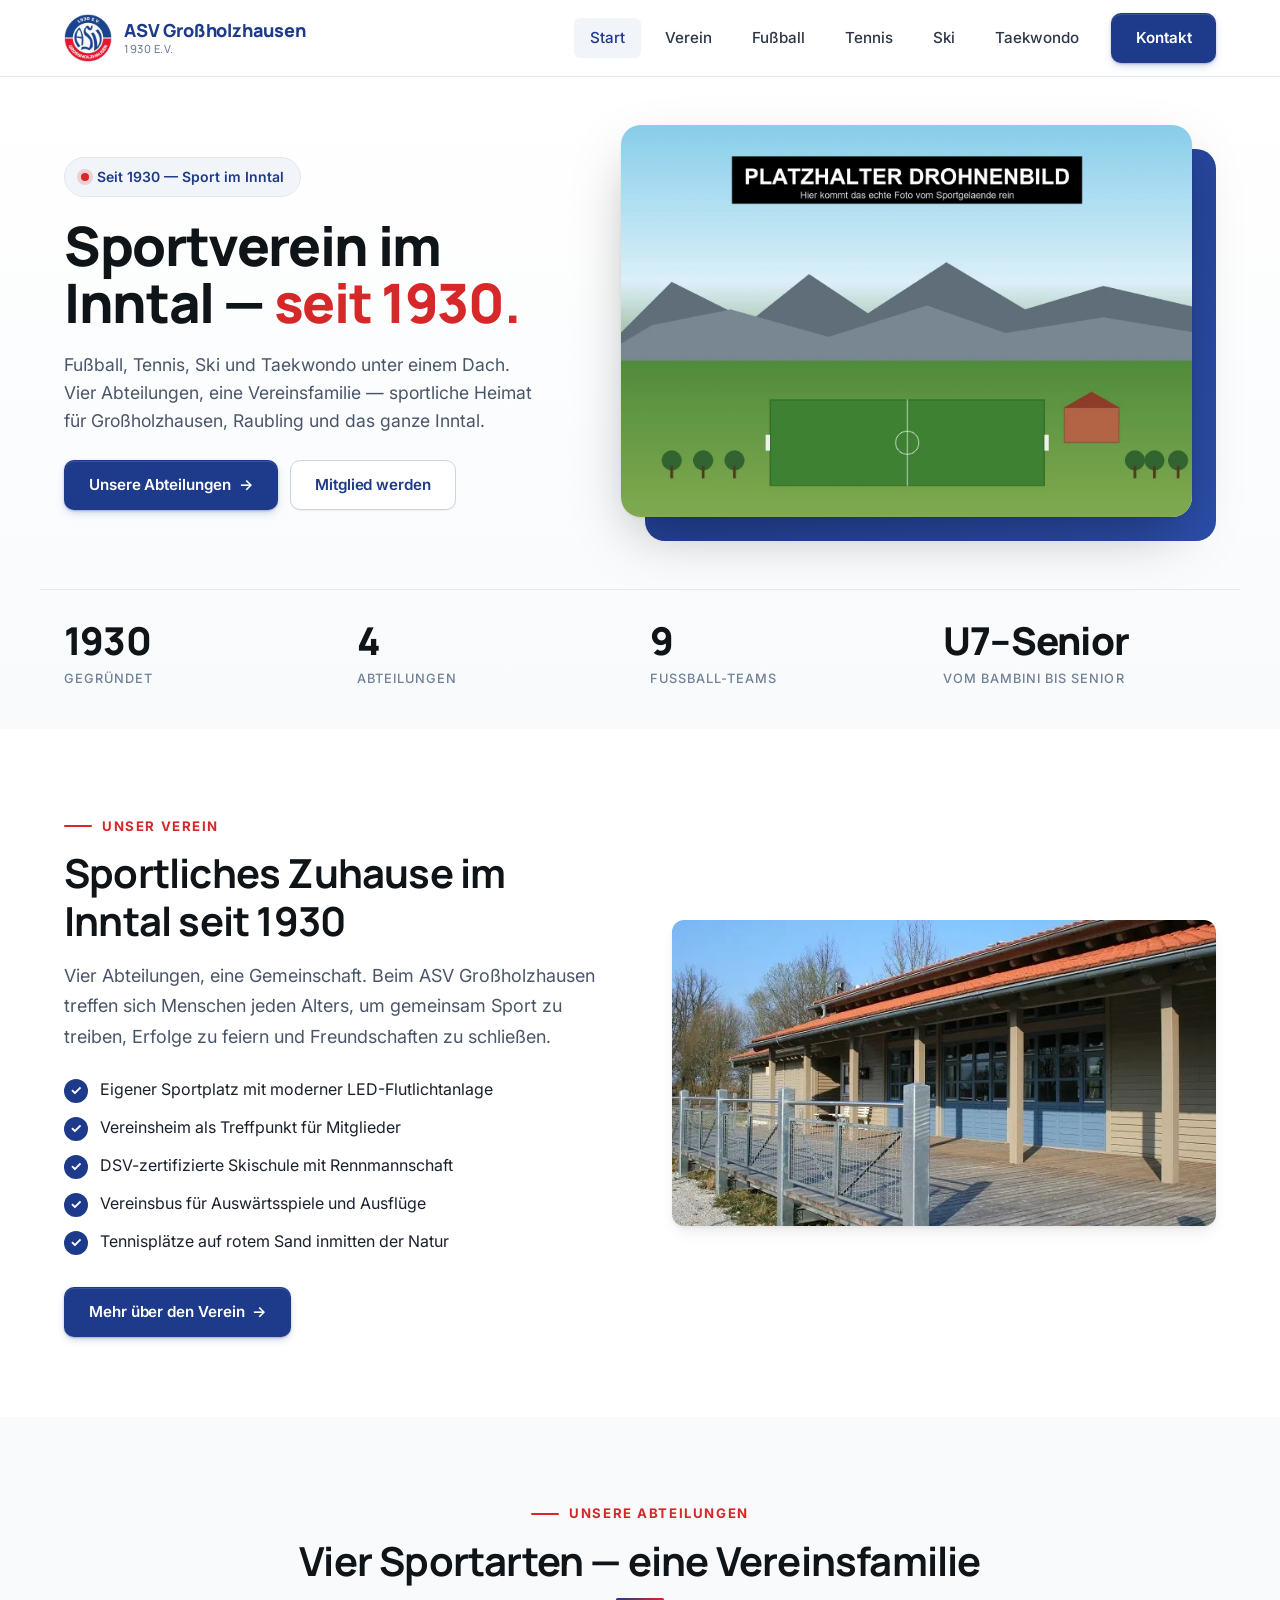
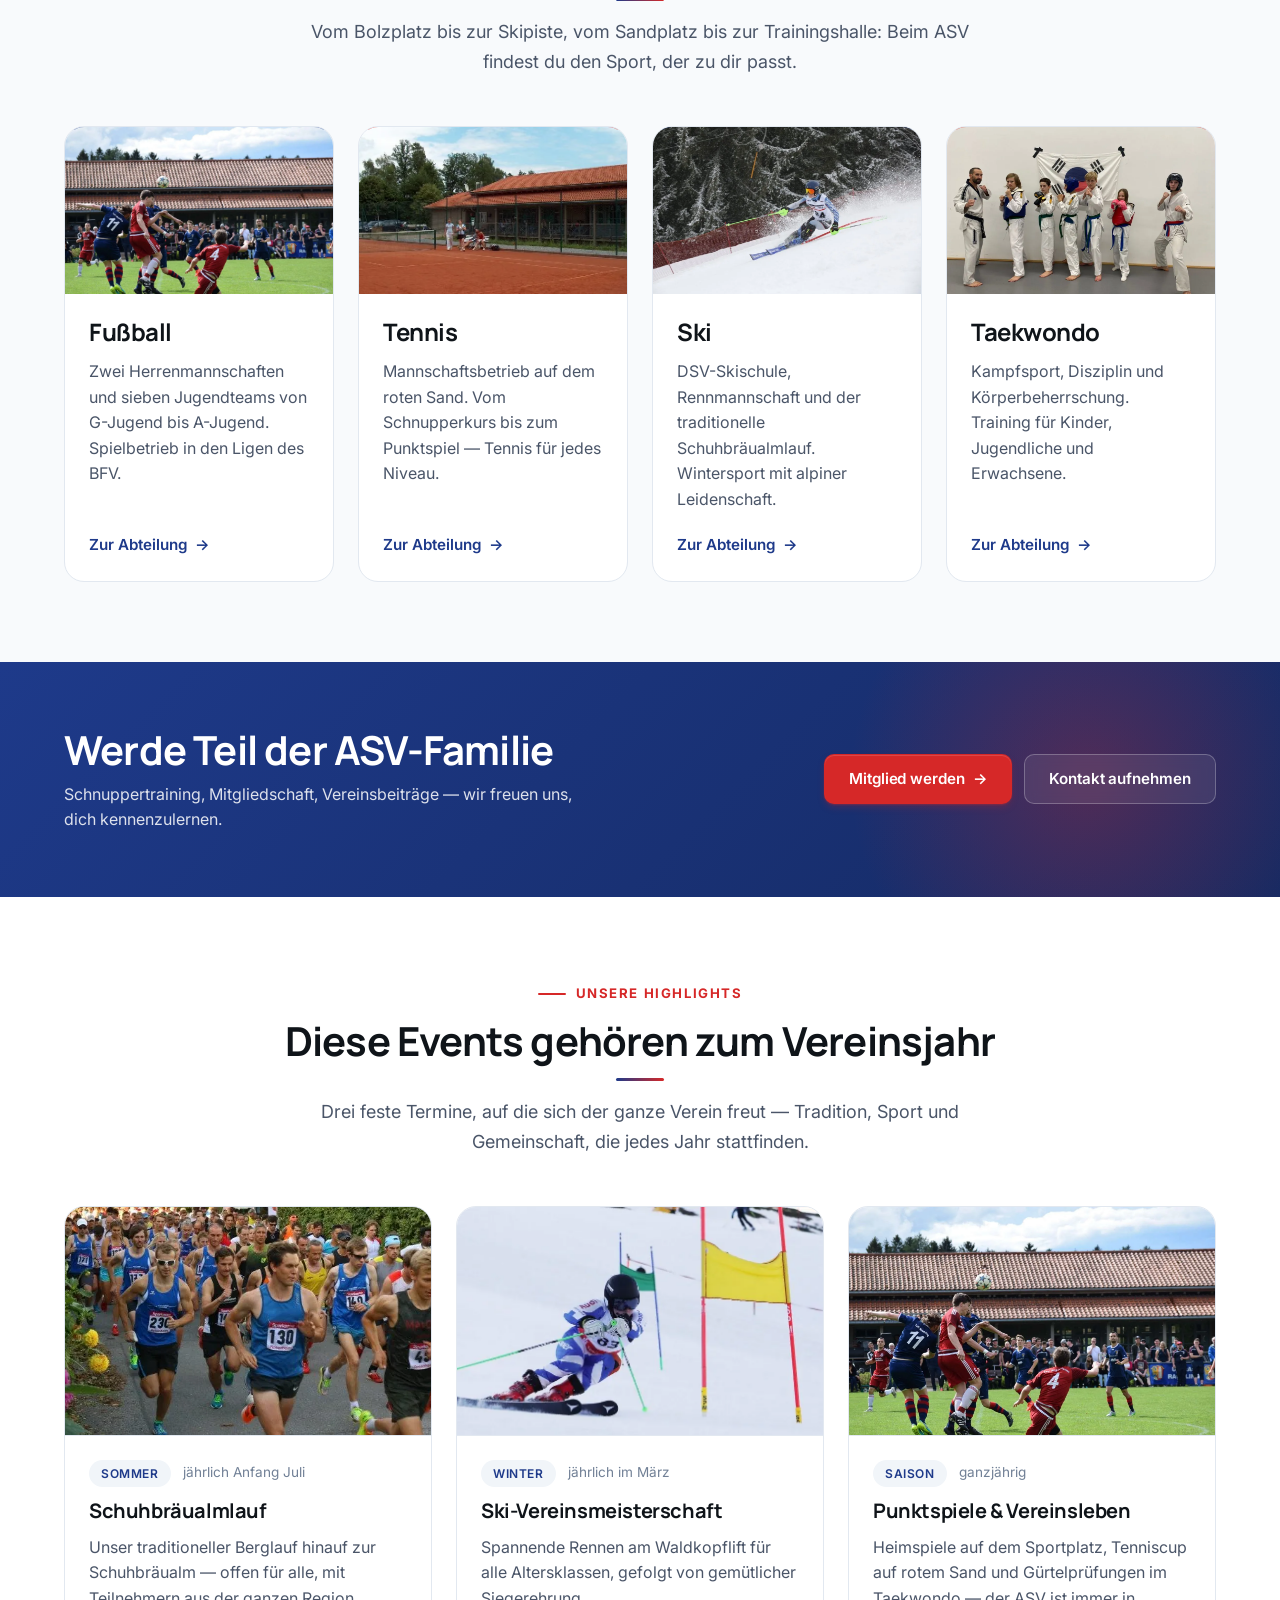
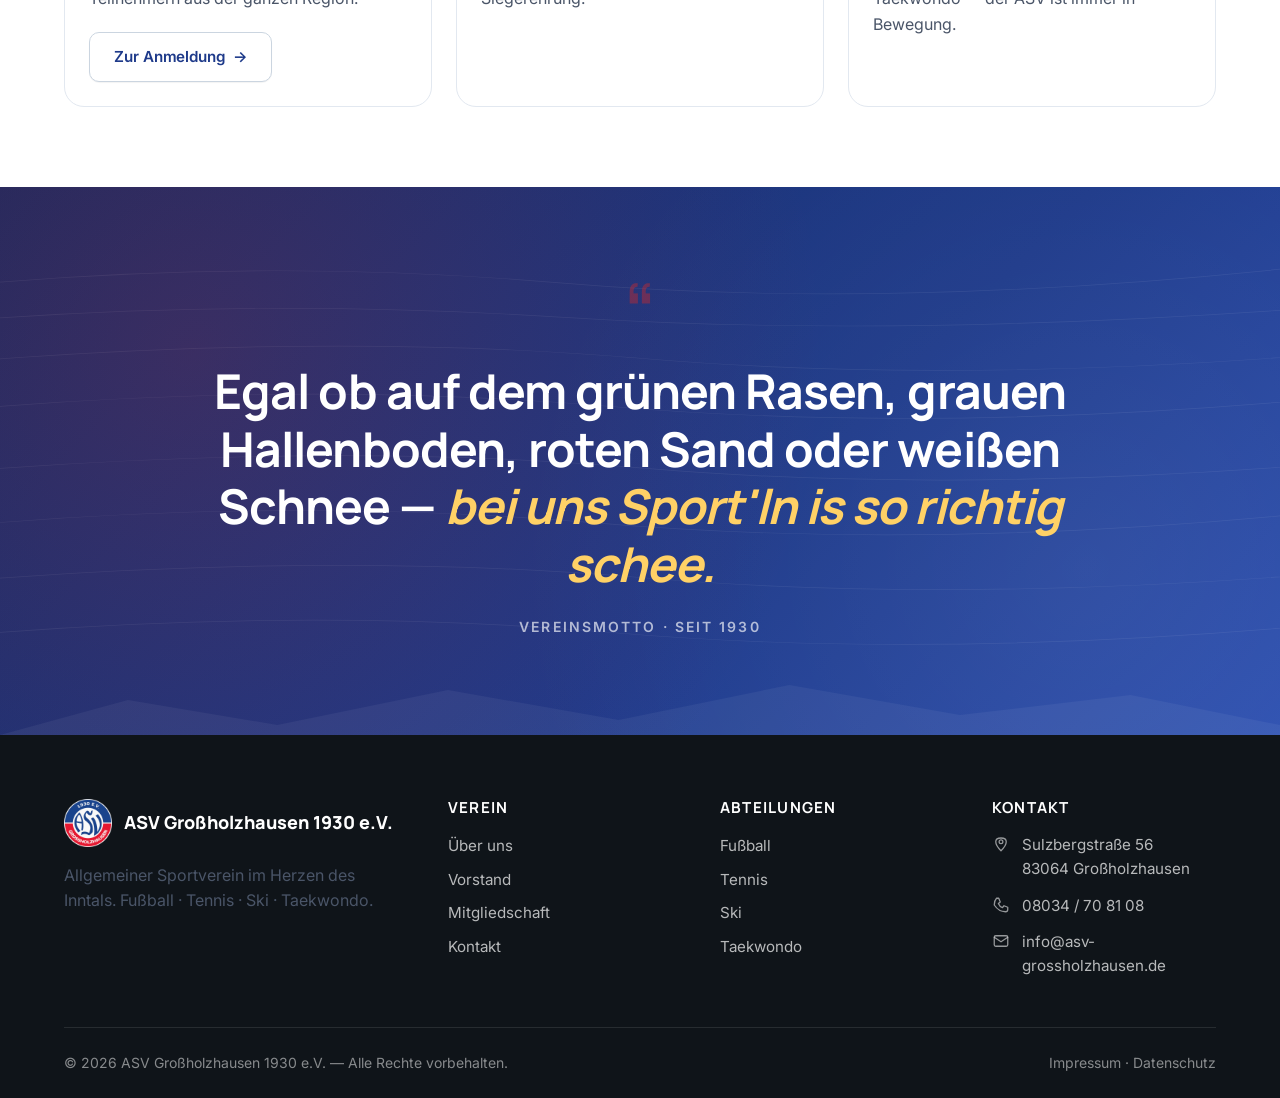
<file: index.html>
﻿<!DOCTYPE html>
<html lang="de">
<head>
    <meta charset="UTF-8">
    <meta name="viewport" content="width=device-width, initial-scale=1.0">
    <link rel="icon" type="image/x-icon" href="favicon.ico">
    <link rel="icon" type="image/png" sizes="32x32" href="images/favicon-32x32.png">
    <link rel="icon" type="image/png" sizes="16x16" href="images/favicon-16x16.png">
    <link rel="apple-touch-icon" sizes="180x180" href="images/apple-touch-icon.png">
    <meta name="theme-color" content="#1e3a8a">
    <title>ASV Großholzhausen 1930 e.V. — Sport für Generationen</title>
    <meta name="description" content="Allgemeiner Sportverein Großholzhausen 1930 e.V. — Fußball, Tennis, Ski und Taekwondo im Inntal. Mehr als 90 Jahre Vereinsleben.">

    <!-- Open Graph / Social Sharing -->
    <meta property="og:title" content="ASV Großholzhausen 1930 e.V. — Sport für Generationen">
    <meta property="og:description" content="Fußball · Tennis · Ski · Taekwondo im Inntal seit 1930.">
    <meta property="og:image" content="images/og-image.jpg">
    <meta property="og:image:width" content="1200">
    <meta property="og:image:height" content="630">
    <meta property="og:type" content="website">
    <meta property="og:locale" content="de_DE">
    <meta property="og:site_name" content="ASV Großholzhausen 1930 e.V.">
    <meta name="twitter:card" content="summary_large_image">
    <meta name="twitter:title" content="ASV Großholzhausen 1930 e.V.">
    <meta name="twitter:description" content="Fußball · Tennis · Ski · Taekwondo im Inntal seit 1930.">
    <meta name="twitter:image" content="images/og-image.jpg">
    <link rel="stylesheet" href="https://fonts.googleapis.com/css2?family=Inter:wght@400;500;600;700&family=Manrope:wght@600;700;800&display=swap">
    <link rel="stylesheet" href="css/style.css">

    <!-- Schema.org Structured Data -->
    <script type="application/ld+json">
    {
        "@context": "https://schema.org",
        "@type": "SportsOrganization",
        "name": "ASV Großholzhausen 1930 e.V.",
        "alternateName": "Allgemeiner Sportverein Großholzhausen",
        "url": "https://asv-grossholzhausen.de",
        "logo": "https://asv-grossholzhausen.de/images/logo.png",
        "foundingDate": "1930",
        "description": "Allgemeiner Sportverein im Inntal mit den Abteilungen Fußball, Tennis, Ski und Taekwondo.",
        "sport": ["Fußball", "Tennis", "Ski", "Taekwondo"],
        "address": {
            "@type": "PostalAddress",
            "streetAddress": "Sulzbergstraße 56",
            "postalCode": "83064",
            "addressLocality": "Großholzhausen",
            "addressRegion": "Bayern",
            "addressCountry": "DE"
        },
        "geo": {
            "@type": "GeoCoordinates",
            "latitude": 47.7588,
            "longitude": 12.0767
        },
        "telephone": "+49-8034-708108",
        "email": "info@asv-grossholzhausen.de",
        "areaServed": {
            "@type": "Place",
            "name": "Inntal, Landkreis Rosenheim"
        }
    }
    </script>
</head>
<body>

    <div class="reading-progress" aria-hidden="true"></div>

    <!-- ============== HEADER ============== -->
    <header class="site-header">
        <div class="container nav">
            <a href="index.html" class="brand" aria-label="Zur Startseite">
                <img src="images/logo.png" alt="ASV Großholzhausen Logo" class="brand-logo">
                <span class="brand-text">
                    ASV Großholzhausen
                    <span class="brand-sub">1930 e.V.</span>
                </span>
            </a>

            <button class="nav-toggle" aria-label="Menü öffnen" aria-expanded="false">
                <span></span>
            </button>

            <nav class="nav-links" aria-label="Hauptnavigation">
                <a href="index.html" class="nav-link">Start</a>
                <a href="verein.html" class="nav-link">Verein</a>
                <a href="fussball.html" class="nav-link">Fußball</a>
                <a href="tennis.html" class="nav-link">Tennis</a>
                <a href="ski.html" class="nav-link">Ski</a>
                <a href="taekwondo.html" class="nav-link">Taekwondo</a>
                <a href="kontakt.html" class="btn btn-primary nav-cta">Kontakt</a>
            </nav>
        </div>
    </header>

    <!-- ============== HERO ============== -->
    <section class="hero">
        <div class="hero-inner">
            <div class="hero-split">
                <div class="hero-text">
                    <span class="hero-badge">
                        <span class="dot"></span>
                        Seit 1930 — Sport im Inntal
                    </span>
                    <h1>
                        Sportverein im Inntal — <span class="accent">seit 1930.</span>
                    </h1>
                    <p class="hero-motto">
                        Fußball, Tennis, Ski und Taekwondo unter einem Dach.
                        Vier Abteilungen, eine Vereinsfamilie — sportliche Heimat
                        für Großholzhausen, Raubling und das ganze Inntal.
                    </p>
                    <div class="hero-actions">
                        <a href="#abteilungen" class="btn btn-primary btn-arrow">Unsere Abteilungen</a>
                        <a href="verein.html#mitgliedschaft" class="btn btn-outline">Mitglied werden</a>
                    </div>
                </div>
                <div class="hero-image-wrap">
                    <div class="hero-image">
                        <img src="images/drohnenbild-platzhalter.webp"
                             alt="Luftaufnahme des ASV-Sportgeländes (Platzhalter — wird gegen echtes Drohnenfoto getauscht)"
                             loading="eager"
                             data-cms-img="bilder.drohne">
                    </div>
                </div>
            </div>
        </div>

        <div class="hero-stats">
            <div class="hero-stat">
                <span class="hero-stat-num">1930</span>
                <span class="hero-stat-label">Gegründet</span>
            </div>
            <div class="hero-stat">
                <span class="hero-stat-num">4</span>
                <span class="hero-stat-label">Abteilungen</span>
            </div>
            <div class="hero-stat">
                <span class="hero-stat-num">9</span>
                <span class="hero-stat-label">Fußball-Teams</span>
            </div>
            <div class="hero-stat">
                <span class="hero-stat-num">U7–Senior</span>
                <span class="hero-stat-label">Vom Bambini bis Senior</span>
            </div>
        </div>
    </section>

    <!-- ============== ÜBER DEN VEREIN ============== -->
    <section class="section">
        <div class="container">
            <div class="split">
                <div class="split-text">
                    <span class="eyebrow">Unser Verein</span>
                    <h2>Sportliches Zuhause im Inntal seit 1930</h2>
                    <p class="lead">
                        Vier Abteilungen, eine Gemeinschaft. Beim ASV Großholzhausen treffen sich Menschen
                        jeden Alters, um gemeinsam Sport zu treiben, Erfolge zu feiern und Freundschaften
                        zu schließen.
                    </p>
                    <ul class="split-list">
                        <li>Eigener Sportplatz mit moderner LED-Flutlichtanlage</li>
                        <li>Vereinsheim als Treffpunkt für Mitglieder</li>
                        <li>DSV-zertifizierte Skischule mit Rennmannschaft</li>
                        <li>Vereinsbus für Auswärtsspiele und Ausflüge</li>
                        <li>Tennisplätze auf rotem Sand inmitten der Natur</li>
                    </ul>
                    <div style="margin-top: 2rem;">
                        <a href="verein.html" class="btn btn-primary btn-arrow">Mehr über den Verein</a>
                    </div>
                </div>
                <div class="split-media">
                    <img src="images/vereinsheim.webp"
                         alt="Vereinsheim des ASV Großholzhausen mit Holzterrasse und Sportplatz"
                         class="content-image wide"
                         loading="lazy">
                </div>
            </div>
        </div>
    </section>

    <!-- ============== ABTEILUNGEN ============== -->
    <section class="section section-alt" id="abteilungen">
        <div class="container">
            <div class="section-header reveal">
                <span class="eyebrow">Unsere Abteilungen</span>
                <h2>Vier Sportarten — eine Vereinsfamilie</h2>
                <p class="lead">
                    Vom Bolzplatz bis zur Skipiste, vom Sandplatz bis zur Trainingshalle:
                    Beim ASV findest du den Sport, der zu dir passt.
                </p>
            </div>

            <div class="abteilungen-grid">
                <a href="fussball.html" class="abteilung-card has-image">
                    <div class="abteilung-image">
                        <img src="images/fussball-action.webp" alt="ASV-Spieler im Kopfballduell beim Heimspiel" loading="lazy">
                    </div>
                    <div class="abteilung-body">
                        <h3>Fußball</h3>
                        <p>
                            Zwei Herrenmannschaften und sieben Jugendteams von G-Jugend bis A-Jugend.
                            Spielbetrieb in den Ligen des BFV.
                        </p>
                        <span class="abteilung-link">Zur Abteilung</span>
                    </div>
                </a>

                <a href="tennis.html" class="abteilung-card has-image" data-color="rot">
                    <div class="abteilung-image">
                        <img src="images/tennis-anlage.webp" alt="Tennisanlage mit roten Sandplätzen und Vereinshaus" loading="lazy">
                    </div>
                    <div class="abteilung-body">
                        <h3>Tennis</h3>
                        <p>
                            Mannschaftsbetrieb auf dem roten Sand. Vom Schnupperkurs bis zum
                            Punktspiel — Tennis für jedes Niveau.
                        </p>
                        <span class="abteilung-link">Zur Abteilung</span>
                    </div>
                </a>

                <a href="ski.html" class="abteilung-card has-image">
                    <div class="abteilung-image">
                        <img src="images/ski-rennen.webp" alt="ASV-Rennfahrerin im Slalom-Lauf zwischen verschneiten Bäumen" loading="lazy">
                    </div>
                    <div class="abteilung-body">
                        <h3>Ski</h3>
                        <p>
                            DSV-Skischule, Rennmannschaft und der traditionelle Schuhbräualmlauf.
                            Wintersport mit alpiner Leidenschaft.
                        </p>
                        <span class="abteilung-link">Zur Abteilung</span>
                    </div>
                </a>

                <a href="taekwondo.html" class="abteilung-card has-image" data-color="rot">
                    <div class="abteilung-image">
                        <img src="images/taekwondo-gruppe.webp" alt="Taekwondo-Gruppe in Kampfstellung vor der koreanischen Flagge" loading="lazy">
                    </div>
                    <div class="abteilung-body">
                        <h3>Taekwondo</h3>
                        <p>
                            Kampfsport, Disziplin und Körperbeherrschung. Training für Kinder,
                            Jugendliche und Erwachsene.
                        </p>
                        <span class="abteilung-link">Zur Abteilung</span>
                    </div>
                </a>
            </div>
        </div>
    </section>

    <!-- ============== CTA ============== -->
    <section class="cta-band">
        <div class="container">
            <div class="cta-inner">
                <div>
                    <h2>Werde Teil der ASV-Familie</h2>
                    <p>
                        Schnuppertraining, Mitgliedschaft, Vereinsbeiträge — wir freuen uns,
                        dich kennenzulernen.
                    </p>
                </div>
                <div class="hero-actions">
                    <a href="verein.html#mitgliedschaft" class="btn btn-accent btn-arrow">Mitglied werden</a>
                    <a href="kontakt.html" class="btn btn-ghost">Kontakt aufnehmen</a>
                </div>
            </div>
        </div>
    </section>

    <!-- ============== SAISON-HIGHLIGHTS ============== -->
    <section class="section">
        <div class="container">
            <div class="section-header reveal">
                <span class="eyebrow">Unsere Highlights</span>
                <h2>Diese Events gehören zum Vereinsjahr</h2>
                <p class="lead">
                    Drei feste Termine, auf die sich der ganze Verein freut — Tradition,
                    Sport und Gemeinschaft, die jedes Jahr stattfinden.
                </p>
            </div>

            <div class="news-grid">
                <article class="news-item">
                    <img src="images/schuhbraeualmlauf.webp"
                         alt="Läufer beim Start des Schuhbräualmlaufs"
                         class="content-image"
                         loading="lazy">
                    <div class="news-content">
                        <div class="news-meta">
                            <span class="news-tag">Sommer</span>
                            <span>jährlich Anfang Juli</span>
                        </div>
                        <h3>Schuhbräualmlauf</h3>
                        <p>
                            Unser traditioneller Berglauf hinauf zur Schuhbräualm — offen für
                            alle, mit Teilnehmern aus der ganzen Region.
                        </p>
                        <!-- Anmeldung Schuhbräualmlauf (raceresult) — jährlich neue ID/Link, jetzt im /admin pflegbar (content/site.json) -->
                        <a href="https://my.raceresult.com/399281/registration" target="_blank" rel="noopener" class="btn btn-outline btn-arrow" data-cms-link="schuhbraeualmlauf" data-todo="schuhbraeualmlauf-anmeldung" style="margin-top:1.25rem;">Zur Anmeldung</a>
                    </div>
                </article>

                <article class="news-item">
                    <img src="images/ski-rennen-kind.webp"
                         alt="Junger Rennfahrer beim Slalom-Lauf"
                         class="content-image"
                         loading="lazy">
                    <div class="news-content">
                        <div class="news-meta">
                            <span class="news-tag">Winter</span>
                            <span>jährlich im März</span>
                        </div>
                        <h3>Ski-Vereinsmeisterschaft</h3>
                        <p>
                            Spannende Rennen am Waldkopflift für alle Altersklassen, gefolgt
                            von gemütlicher Siegerehrung.
                        </p>
                    </div>
                </article>

                <article class="news-item">
                    <img src="images/fussball-action.webp"
                         alt="ASV-Spieler im Kopfballduell beim Heimspiel"
                         class="content-image"
                         loading="lazy">
                    <div class="news-content">
                        <div class="news-meta">
                            <span class="news-tag">Saison</span>
                            <span>ganzjährig</span>
                        </div>
                        <h3>Punktspiele & Vereinsleben</h3>
                        <p>
                            Heimspiele auf dem Sportplatz, Tenniscup auf rotem Sand und
                            Gürtelprüfungen im Taekwondo — der ASV ist immer in Bewegung.
                        </p>
                    </div>
                </article>
            </div>
        </div>
    </section>

    <!-- ============== STATEMENT-BAND ============== -->
    <section class="statement-band">
        <div class="statement-inner">
            <span class="statement-quote-mark" aria-hidden="true">&ldquo;</span>
            <p class="statement-quote">
                Egal ob auf dem grünen Rasen, grauen Hallenboden, roten Sand oder
                weißen Schnee — <em>bei uns Sport'ln is so richtig schee.</em>
            </p>
            <p class="statement-attribution">Vereinsmotto · seit 1930</p>
        </div>
    </section>

    <!-- ============== FOOTER ============== -->
    <footer class="site-footer">
        <div class="container">
            <div class="footer-grid">
                <div>
                    <div class="footer-brand">
                        <img src="images/logo.png" alt="ASV Großholzhausen Logo" class="brand-logo">
                        ASV Großholzhausen 1930 e.V.
                    </div>
                    <p style="max-width: 320px;">
                        Allgemeiner Sportverein im Herzen des Inntals.
                        Fußball · Tennis · Ski · Taekwondo.
                    </p>
                </div>

                <div class="footer-col">
                    <h4>Verein</h4>
                    <ul>
                        <li><a href="verein.html">Über uns</a></li>
                        <li><a href="verein.html#vorstand">Vorstand</a></li>
                        <li><a href="verein.html#mitgliedschaft">Mitgliedschaft</a></li>
                        <li><a href="kontakt.html">Kontakt</a></li>
                    </ul>
                </div>

                <div class="footer-col">
                    <h4>Abteilungen</h4>
                    <ul>
                        <li><a href="fussball.html">Fußball</a></li>
                        <li><a href="tennis.html">Tennis</a></li>
                        <li><a href="ski.html">Ski</a></li>
                        <li><a href="taekwondo.html">Taekwondo</a></li>
                    </ul>
                </div>

                <div class="footer-col">
                    <h4>Kontakt</h4>
                    <div class="footer-contact">
                        <div class="footer-contact-item">
                            <svg class="svg-icon" aria-hidden="true"><use href="images/icons.svg#icon-pin"/></svg>
                            <span>Sulzbergstraße 56<br>83064 Großholzhausen</span>
                        </div>
                        <div class="footer-contact-item">
                            <svg class="svg-icon" aria-hidden="true"><use href="images/icons.svg#icon-phone"/></svg>
                            <a href="tel:+498034708108">08034 / 70 81 08</a>
                        </div>
                        <div class="footer-contact-item">
                            <svg class="svg-icon" aria-hidden="true"><use href="images/icons.svg#icon-mail"/></svg>
                            <a href="mailto:info@asv-grossholzhausen.de">info@asv-grossholzhausen.de</a>
                        </div>
                    </div>
                </div>
            </div>

            <div class="footer-bottom">
                <span>© 2026 ASV Großholzhausen 1930 e.V. — Alle Rechte vorbehalten.</span>
                <span>
                    <a href="impressum.html">Impressum</a> ·
                    <a href="datenschutz.html">Datenschutz</a>
                </span>
            </div>
        </div>
    </footer>

    <script src="js/script.js"></script>
    <script src="assets/cms-content.js" defer></script>
</body>
</html>
</file>
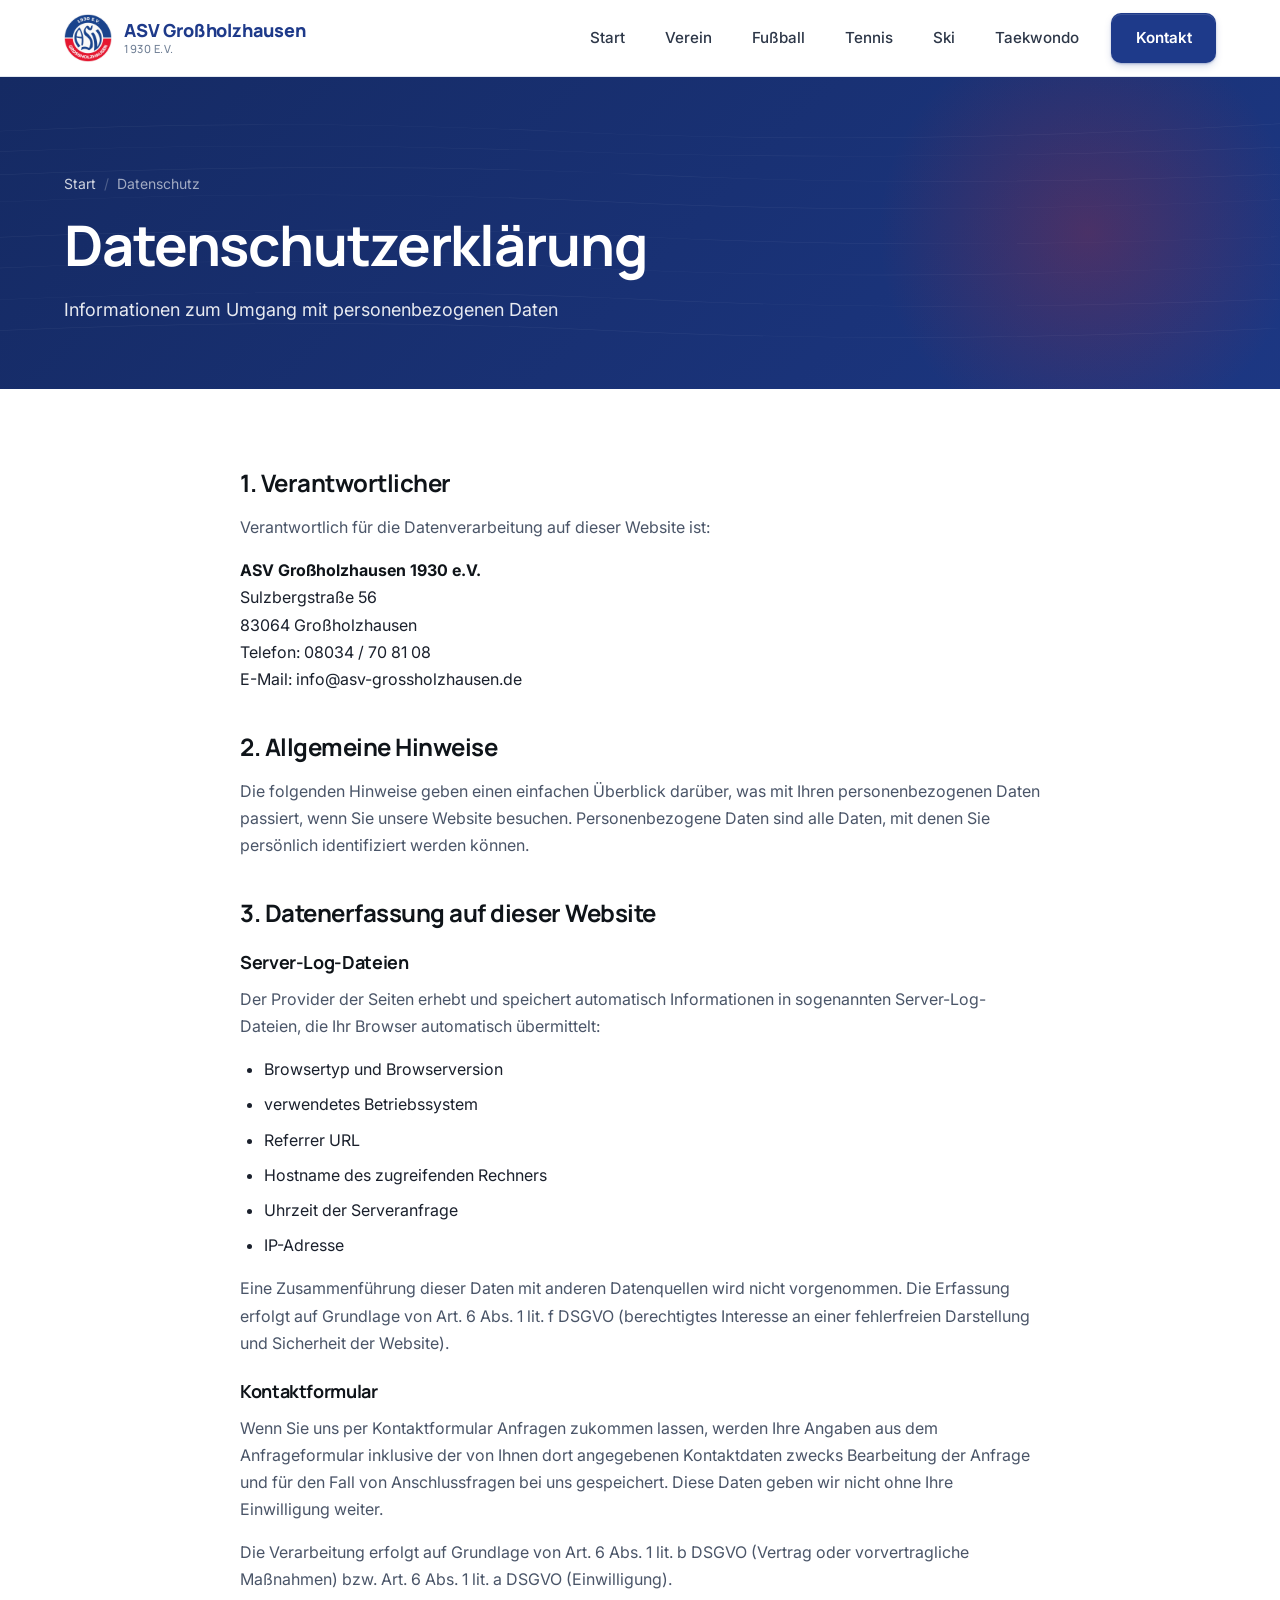
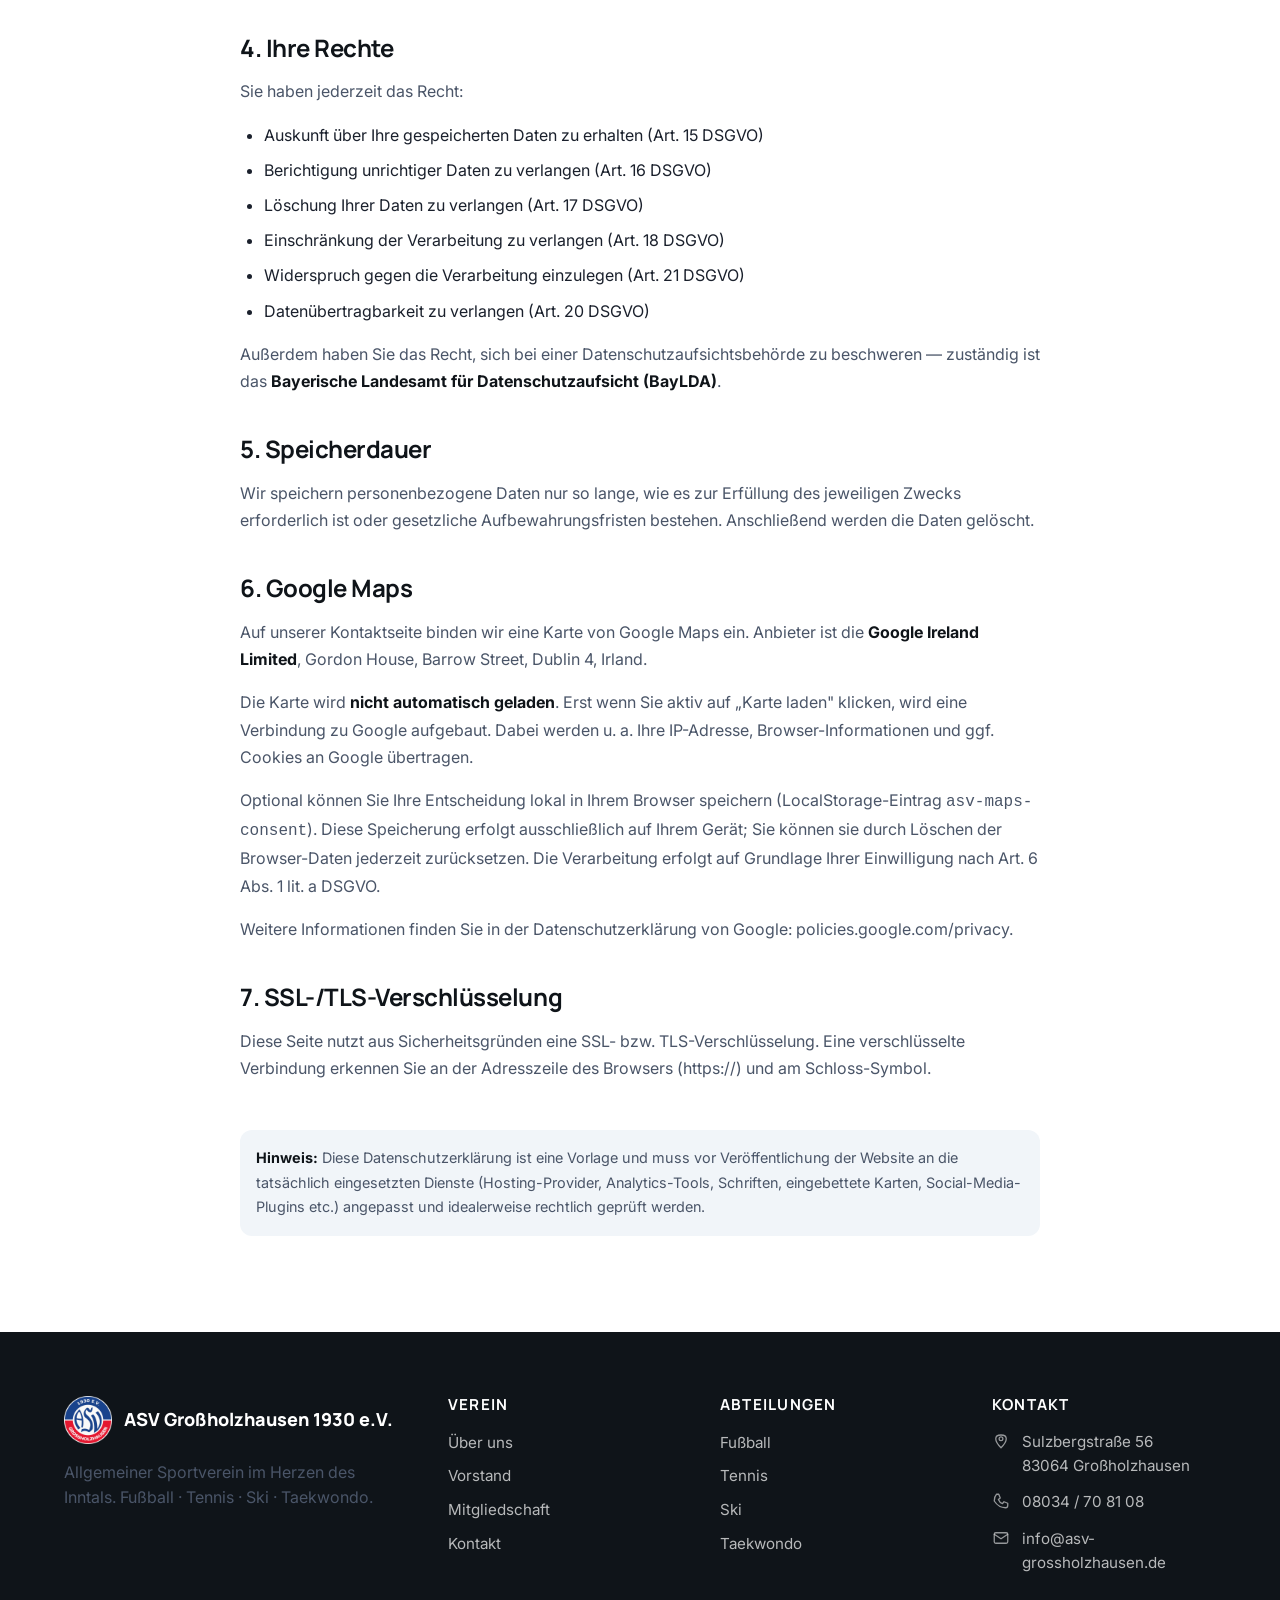
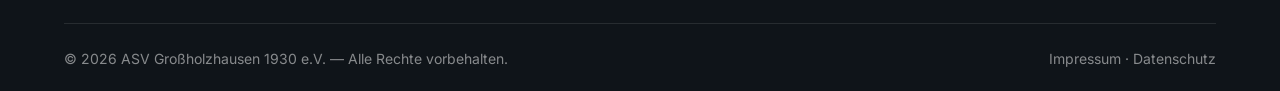
<file: datenschutz.html>
﻿<!DOCTYPE html>
<html lang="de">
<head>
    <meta charset="UTF-8">
    <meta name="viewport" content="width=device-width, initial-scale=1.0">
    <link rel="icon" type="image/x-icon" href="favicon.ico">
    <link rel="icon" type="image/png" sizes="32x32" href="images/favicon-32x32.png">
    <link rel="icon" type="image/png" sizes="16x16" href="images/favicon-16x16.png">
    <link rel="apple-touch-icon" sizes="180x180" href="images/apple-touch-icon.png">
    <meta name="theme-color" content="#1e3a8a">
    <title>Datenschutz — ASV Großholzhausen 1930 e.V.</title>
    <meta name="description" content="Datenschutzerklärung des ASV Großholzhausen 1930 e.V.">
    <meta name="robots" content="noindex">

    <!-- Open Graph -->
    <meta property="og:title" content="Datenschutz — ASV Großholzhausen">
    <meta property="og:image" content="images/og-image.jpg">
    <meta property="og:type" content="website">
    <meta property="og:locale" content="de_DE">
    <meta property="og:site_name" content="ASV Großholzhausen 1930 e.V.">
    <link rel="stylesheet" href="https://fonts.googleapis.com/css2?family=Inter:wght@400;500;600;700&family=Manrope:wght@600;700;800&display=swap">
    <link rel="stylesheet" href="css/style.css">
    <style>
        .legal { max-width: 800px; margin: 0 auto; }
        .legal h2 { margin-top: 2.5rem; margin-bottom: 1rem; font-size: 1.5rem; }
        .legal h3 { margin-top: 1.5rem; margin-bottom: 0.75rem; font-size: 1.125rem; }
        .legal h2:first-child { margin-top: 0; }
        .legal p, .legal address { margin-bottom: 1rem; line-height: 1.7; font-style: normal; }
        .legal ul { margin: 1rem 0 1rem 1.5rem; }
        .legal ul li { list-style: disc; margin-bottom: 0.5rem; line-height: 1.7; }
        .legal strong { color: var(--grau-900); }
    </style>
</head>
<body>

    <div class="reading-progress" aria-hidden="true"></div>

    <header class="site-header">
        <div class="container nav">
            <a href="index.html" class="brand">
                <img src="images/logo.png" alt="ASV Großholzhausen Logo" class="brand-logo">
                <span class="brand-text">
                    ASV Großholzhausen
                    <span class="brand-sub">1930 e.V.</span>
                </span>
            </a>
            <button class="nav-toggle" aria-label="Menü öffnen" aria-expanded="false"><span></span></button>
            <nav class="nav-links" aria-label="Hauptnavigation">
                <a href="index.html" class="nav-link">Start</a>
                <a href="verein.html" class="nav-link">Verein</a>
                <a href="fussball.html" class="nav-link">Fußball</a>
                <a href="tennis.html" class="nav-link">Tennis</a>
                <a href="ski.html" class="nav-link">Ski</a>
                <a href="taekwondo.html" class="nav-link">Taekwondo</a>
                <a href="kontakt.html" class="btn btn-primary nav-cta">Kontakt</a>
            </nav>
        </div>
    </header>

    <section class="page-header">
        <div class="container">
            <div class="page-header-inner">
                <div class="breadcrumb">
                    <a href="index.html">Start</a>
                    <span class="breadcrumb-sep">/</span>
                    <span>Datenschutz</span>
                </div>
                <h1>Datenschutzerklärung</h1>
                <p>Informationen zum Umgang mit personenbezogenen Daten</p>
            </div>
        </div>
    </section>

    <section class="section">
        <div class="container">
            <div class="legal">

                <h2>1. Verantwortlicher</h2>
                <p>
                    Verantwortlich für die Datenverarbeitung auf dieser Website ist:
                </p>
                <address>
                    <strong>ASV Großholzhausen 1930 e.V.</strong><br>
                    Sulzbergstraße 56<br>
                    83064 Großholzhausen<br>
                    Telefon: 08034 / 70 81 08<br>
                    E-Mail: info@asv-grossholzhausen.de
                </address>

                <h2>2. Allgemeine Hinweise</h2>
                <p>
                    Die folgenden Hinweise geben einen einfachen Überblick darüber, was mit
                    Ihren personenbezogenen Daten passiert, wenn Sie unsere Website besuchen.
                    Personenbezogene Daten sind alle Daten, mit denen Sie persönlich
                    identifiziert werden können.
                </p>

                <h2>3. Datenerfassung auf dieser Website</h2>

                <h3>Server-Log-Dateien</h3>
                <p>
                    Der Provider der Seiten erhebt und speichert automatisch Informationen
                    in sogenannten Server-Log-Dateien, die Ihr Browser automatisch übermittelt:
                </p>
                <ul>
                    <li>Browsertyp und Browserversion</li>
                    <li>verwendetes Betriebssystem</li>
                    <li>Referrer URL</li>
                    <li>Hostname des zugreifenden Rechners</li>
                    <li>Uhrzeit der Serveranfrage</li>
                    <li>IP-Adresse</li>
                </ul>
                <p>
                    Eine Zusammenführung dieser Daten mit anderen Datenquellen wird nicht
                    vorgenommen. Die Erfassung erfolgt auf Grundlage von Art. 6 Abs. 1 lit. f
                    DSGVO (berechtigtes Interesse an einer fehlerfreien Darstellung und
                    Sicherheit der Website).
                </p>

                <h3>Kontaktformular</h3>
                <p>
                    Wenn Sie uns per Kontaktformular Anfragen zukommen lassen, werden Ihre
                    Angaben aus dem Anfrageformular inklusive der von Ihnen dort angegebenen
                    Kontaktdaten zwecks Bearbeitung der Anfrage und für den Fall von
                    Anschlussfragen bei uns gespeichert. Diese Daten geben wir nicht ohne
                    Ihre Einwilligung weiter.
                </p>
                <p>
                    Die Verarbeitung erfolgt auf Grundlage von Art. 6 Abs. 1 lit. b DSGVO
                    (Vertrag oder vorvertragliche Maßnahmen) bzw. Art. 6 Abs. 1 lit. a DSGVO
                    (Einwilligung).
                </p>

                <h2>4. Ihre Rechte</h2>
                <p>Sie haben jederzeit das Recht:</p>
                <ul>
                    <li>Auskunft über Ihre gespeicherten Daten zu erhalten (Art. 15 DSGVO)</li>
                    <li>Berichtigung unrichtiger Daten zu verlangen (Art. 16 DSGVO)</li>
                    <li>Löschung Ihrer Daten zu verlangen (Art. 17 DSGVO)</li>
                    <li>Einschränkung der Verarbeitung zu verlangen (Art. 18 DSGVO)</li>
                    <li>Widerspruch gegen die Verarbeitung einzulegen (Art. 21 DSGVO)</li>
                    <li>Datenübertragbarkeit zu verlangen (Art. 20 DSGVO)</li>
                </ul>
                <p>
                    Außerdem haben Sie das Recht, sich bei einer Datenschutzaufsichtsbehörde
                    zu beschweren — zuständig ist das
                    <strong>Bayerische Landesamt für Datenschutzaufsicht (BayLDA)</strong>.
                </p>

                <h2>5. Speicherdauer</h2>
                <p>
                    Wir speichern personenbezogene Daten nur so lange, wie es zur Erfüllung
                    des jeweiligen Zwecks erforderlich ist oder gesetzliche Aufbewahrungsfristen
                    bestehen. Anschließend werden die Daten gelöscht.
                </p>

                <h2>6. Google Maps</h2>
                <p>
                    Auf unserer Kontaktseite binden wir eine Karte von Google Maps ein.
                    Anbieter ist die <strong>Google Ireland Limited</strong>, Gordon House,
                    Barrow Street, Dublin 4, Irland.
                </p>
                <p>
                    Die Karte wird <strong>nicht automatisch geladen</strong>. Erst wenn Sie
                    aktiv auf „Karte laden" klicken, wird eine Verbindung zu Google
                    aufgebaut. Dabei werden u. a. Ihre IP-Adresse, Browser-Informationen
                    und ggf. Cookies an Google übertragen.
                </p>
                <p>
                    Optional können Sie Ihre Entscheidung lokal in Ihrem Browser speichern
                    (LocalStorage-Eintrag <code>asv-maps-consent</code>). Diese Speicherung
                    erfolgt ausschließlich auf Ihrem Gerät; Sie können sie durch Löschen
                    der Browser-Daten jederzeit zurücksetzen. Die Verarbeitung erfolgt auf
                    Grundlage Ihrer Einwilligung nach Art. 6 Abs. 1 lit. a DSGVO.
                </p>
                <p>
                    Weitere Informationen finden Sie in der Datenschutzerklärung von Google:
                    <a href="https://policies.google.com/privacy?hl=de" target="_blank" rel="noopener">
                        policies.google.com/privacy</a>.
                </p>

                <h2>7. SSL-/TLS-Verschlüsselung</h2>
                <p>
                    Diese Seite nutzt aus Sicherheitsgründen eine SSL- bzw. TLS-Verschlüsselung.
                    Eine verschlüsselte Verbindung erkennen Sie an der Adresszeile des Browsers
                    (https://) und am Schloss-Symbol.
                </p>

                <p style="margin-top: 3rem; padding: 1rem; background: var(--grau-100); border-radius: var(--radius); font-size: 0.9rem;">
                    <strong>Hinweis:</strong> Diese Datenschutzerklärung ist eine Vorlage und
                    muss vor Veröffentlichung der Website an die tatsächlich eingesetzten
                    Dienste (Hosting-Provider, Analytics-Tools, Schriften, eingebettete Karten,
                    Social-Media-Plugins etc.) angepasst und idealerweise rechtlich geprüft
                    werden.
                </p>

            </div>
        </div>
    </section>

    <footer class="site-footer">
        <div class="container">
            <div class="footer-grid">
                <div>
                    <div class="footer-brand">
                        <img src="images/logo.png" alt="ASV Großholzhausen Logo" class="brand-logo">
                        ASV Großholzhausen 1930 e.V.
                    </div>
                    <p style="max-width: 320px;">
                        Allgemeiner Sportverein im Herzen des Inntals.
                        Fußball · Tennis · Ski · Taekwondo.
                    </p>
                </div>
                <div class="footer-col">
                    <h4>Verein</h4>
                    <ul>
                        <li><a href="verein.html">Über uns</a></li>
                        <li><a href="verein.html#vorstand">Vorstand</a></li>
                        <li><a href="verein.html#mitgliedschaft">Mitgliedschaft</a></li>
                        <li><a href="kontakt.html">Kontakt</a></li>
                    </ul>
                </div>
                <div class="footer-col">
                    <h4>Abteilungen</h4>
                    <ul>
                        <li><a href="fussball.html">Fußball</a></li>
                        <li><a href="tennis.html">Tennis</a></li>
                        <li><a href="ski.html">Ski</a></li>
                        <li><a href="taekwondo.html">Taekwondo</a></li>
                    </ul>
                </div>
                <div class="footer-col">
                    <h4>Kontakt</h4>
                    <div class="footer-contact">
                        <div class="footer-contact-item">
                            <svg class="svg-icon" aria-hidden="true"><use href="images/icons.svg#icon-pin"/></svg>
                            <span>Sulzbergstraße 56<br>83064 Großholzhausen</span>
                        </div>
                        <div class="footer-contact-item">
                            <svg class="svg-icon" aria-hidden="true"><use href="images/icons.svg#icon-phone"/></svg>
                            <a href="tel:+498034708108">08034 / 70 81 08</a>
                        </div>
                        <div class="footer-contact-item">
                            <svg class="svg-icon" aria-hidden="true"><use href="images/icons.svg#icon-mail"/></svg>
                            <a href="mailto:info@asv-grossholzhausen.de">info@asv-grossholzhausen.de</a>
                        </div>
                    </div>
                </div>
            </div>
            <div class="footer-bottom">
                <span>© 2026 ASV Großholzhausen 1930 e.V. — Alle Rechte vorbehalten.</span>
                <span>
                    <a href="impressum.html">Impressum</a> ·
                    <a href="datenschutz.html">Datenschutz</a>
                </span>
            </div>
        </div>
    </footer>

    <script src="js/script.js"></script>
</body>
</html>
</file>
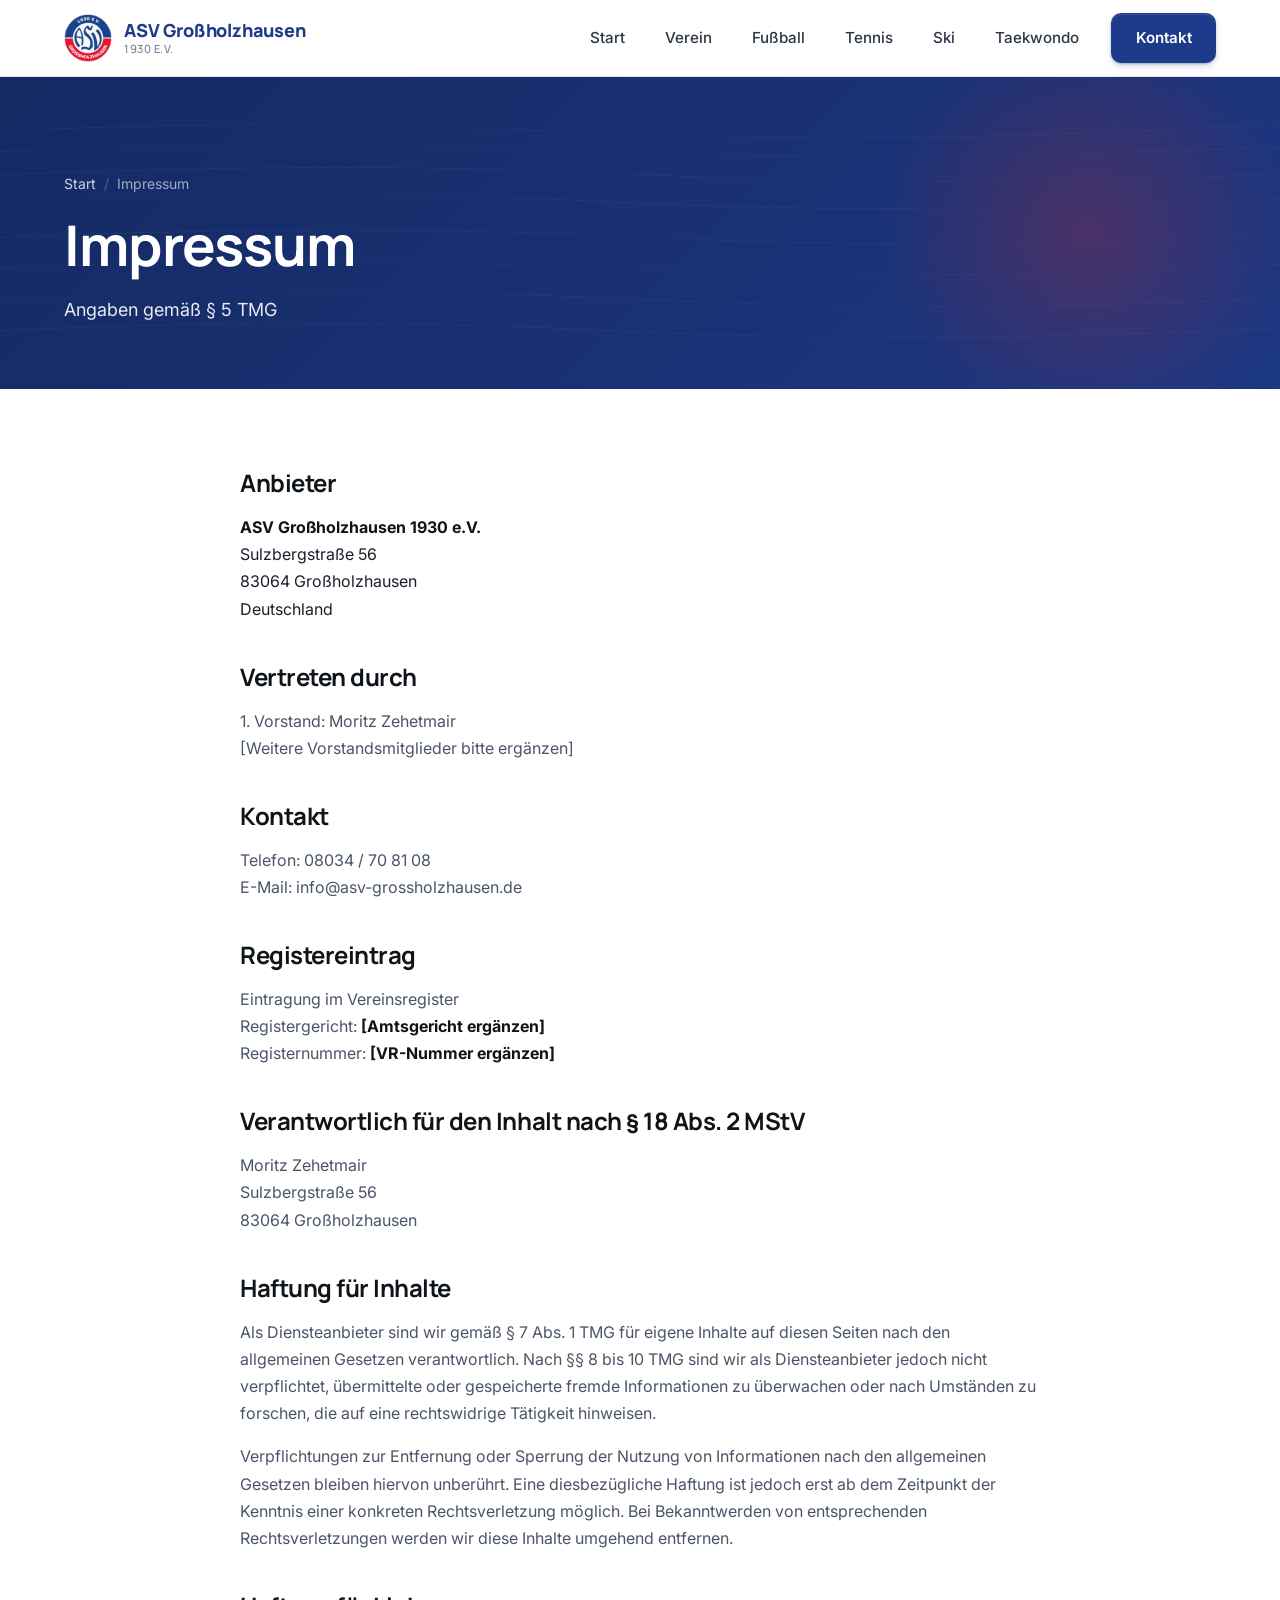
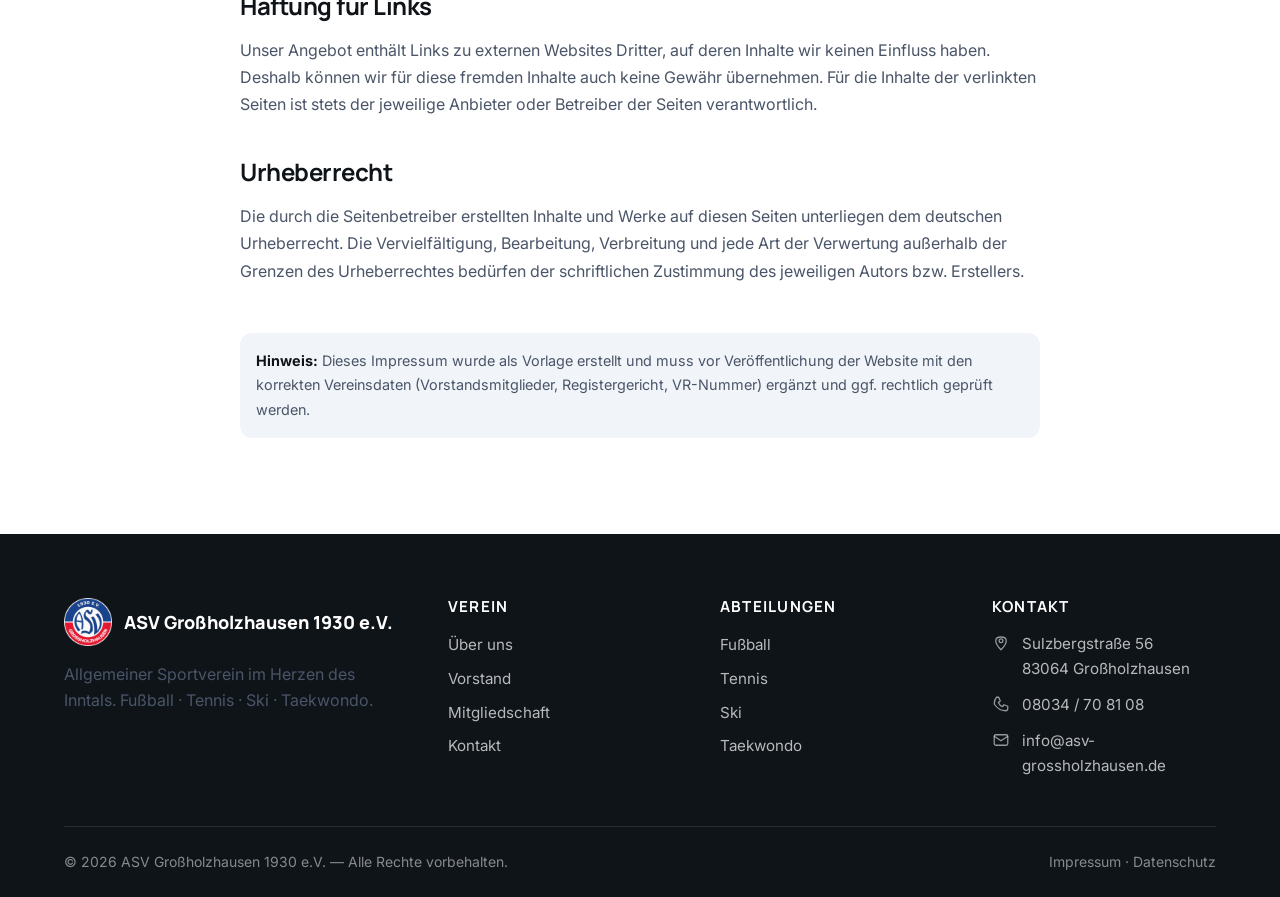
<file: impressum.html>
﻿<!DOCTYPE html>
<html lang="de">
<head>
    <meta charset="UTF-8">
    <meta name="viewport" content="width=device-width, initial-scale=1.0">
    <link rel="icon" type="image/x-icon" href="favicon.ico">
    <link rel="icon" type="image/png" sizes="32x32" href="images/favicon-32x32.png">
    <link rel="icon" type="image/png" sizes="16x16" href="images/favicon-16x16.png">
    <link rel="apple-touch-icon" sizes="180x180" href="images/apple-touch-icon.png">
    <meta name="theme-color" content="#1e3a8a">
    <title>Impressum — ASV Großholzhausen 1930 e.V.</title>
    <meta name="description" content="Impressum des ASV Großholzhausen 1930 e.V.">
    <meta name="robots" content="noindex">

    <!-- Open Graph -->
    <meta property="og:title" content="Impressum — ASV Großholzhausen">
    <meta property="og:image" content="images/og-image.jpg">
    <meta property="og:type" content="website">
    <meta property="og:locale" content="de_DE">
    <meta property="og:site_name" content="ASV Großholzhausen 1930 e.V.">
    <link rel="stylesheet" href="https://fonts.googleapis.com/css2?family=Inter:wght@400;500;600;700&family=Manrope:wght@600;700;800&display=swap">
    <link rel="stylesheet" href="css/style.css">
    <style>
        .legal { max-width: 800px; margin: 0 auto; }
        .legal h2 { margin-top: 2.5rem; margin-bottom: 1rem; font-size: 1.5rem; }
        .legal h2:first-child { margin-top: 0; }
        .legal p, .legal address { margin-bottom: 1rem; line-height: 1.7; font-style: normal; }
        .legal strong { color: var(--grau-900); }
    </style>
</head>
<body>

    <div class="reading-progress" aria-hidden="true"></div>

    <header class="site-header">
        <div class="container nav">
            <a href="index.html" class="brand">
                <img src="images/logo.png" alt="ASV Großholzhausen Logo" class="brand-logo">
                <span class="brand-text">
                    ASV Großholzhausen
                    <span class="brand-sub">1930 e.V.</span>
                </span>
            </a>
            <button class="nav-toggle" aria-label="Menü öffnen" aria-expanded="false"><span></span></button>
            <nav class="nav-links" aria-label="Hauptnavigation">
                <a href="index.html" class="nav-link">Start</a>
                <a href="verein.html" class="nav-link">Verein</a>
                <a href="fussball.html" class="nav-link">Fußball</a>
                <a href="tennis.html" class="nav-link">Tennis</a>
                <a href="ski.html" class="nav-link">Ski</a>
                <a href="taekwondo.html" class="nav-link">Taekwondo</a>
                <a href="kontakt.html" class="btn btn-primary nav-cta">Kontakt</a>
            </nav>
        </div>
    </header>

    <section class="page-header">
        <div class="container">
            <div class="page-header-inner">
                <div class="breadcrumb">
                    <a href="index.html">Start</a>
                    <span class="breadcrumb-sep">/</span>
                    <span>Impressum</span>
                </div>
                <h1>Impressum</h1>
                <p>Angaben gemäß § 5 TMG</p>
            </div>
        </div>
    </section>

    <section class="section">
        <div class="container">
            <div class="legal">

                <h2>Anbieter</h2>
                <address>
                    <strong>ASV Großholzhausen 1930 e.V.</strong><br>
                    Sulzbergstraße 56<br>
                    83064 Großholzhausen<br>
                    Deutschland
                </address>

                <h2>Vertreten durch</h2>
                <p>
                    1. Vorstand: Moritz Zehetmair<br>
                    [Weitere Vorstandsmitglieder bitte ergänzen]
                </p>

                <h2>Kontakt</h2>
                <p>
                    Telefon: 08034 / 70 81 08<br>
                    E-Mail: info@asv-grossholzhausen.de
                </p>

                <h2>Registereintrag</h2>
                <p>
                    Eintragung im Vereinsregister<br>
                    Registergericht: <strong>[Amtsgericht ergänzen]</strong><br>
                    Registernummer: <strong>[VR-Nummer ergänzen]</strong>
                </p>

                <h2>Verantwortlich für den Inhalt nach § 18 Abs. 2 MStV</h2>
                <p>
                    Moritz Zehetmair<br>
                    Sulzbergstraße 56<br>
                    83064 Großholzhausen
                </p>

                <h2>Haftung für Inhalte</h2>
                <p>
                    Als Diensteanbieter sind wir gemäß § 7 Abs. 1 TMG für eigene Inhalte
                    auf diesen Seiten nach den allgemeinen Gesetzen verantwortlich. Nach
                    §§ 8 bis 10 TMG sind wir als Diensteanbieter jedoch nicht verpflichtet,
                    übermittelte oder gespeicherte fremde Informationen zu überwachen oder
                    nach Umständen zu forschen, die auf eine rechtswidrige Tätigkeit hinweisen.
                </p>
                <p>
                    Verpflichtungen zur Entfernung oder Sperrung der Nutzung von Informationen
                    nach den allgemeinen Gesetzen bleiben hiervon unberührt. Eine
                    diesbezügliche Haftung ist jedoch erst ab dem Zeitpunkt der Kenntnis einer
                    konkreten Rechtsverletzung möglich. Bei Bekanntwerden von entsprechenden
                    Rechtsverletzungen werden wir diese Inhalte umgehend entfernen.
                </p>

                <h2>Haftung für Links</h2>
                <p>
                    Unser Angebot enthält Links zu externen Websites Dritter, auf deren Inhalte
                    wir keinen Einfluss haben. Deshalb können wir für diese fremden Inhalte
                    auch keine Gewähr übernehmen. Für die Inhalte der verlinkten Seiten ist
                    stets der jeweilige Anbieter oder Betreiber der Seiten verantwortlich.
                </p>

                <h2>Urheberrecht</h2>
                <p>
                    Die durch die Seitenbetreiber erstellten Inhalte und Werke auf diesen
                    Seiten unterliegen dem deutschen Urheberrecht. Die Vervielfältigung,
                    Bearbeitung, Verbreitung und jede Art der Verwertung außerhalb der Grenzen
                    des Urheberrechtes bedürfen der schriftlichen Zustimmung des jeweiligen
                    Autors bzw. Erstellers.
                </p>

                <p style="margin-top: 3rem; padding: 1rem; background: var(--grau-100); border-radius: var(--radius); font-size: 0.9rem;">
                    <strong>Hinweis:</strong> Dieses Impressum wurde als Vorlage erstellt und
                    muss vor Veröffentlichung der Website mit den korrekten Vereinsdaten
                    (Vorstandsmitglieder, Registergericht, VR-Nummer) ergänzt und ggf.
                    rechtlich geprüft werden.
                </p>

            </div>
        </div>
    </section>

    <footer class="site-footer">
        <div class="container">
            <div class="footer-grid">
                <div>
                    <div class="footer-brand">
                        <img src="images/logo.png" alt="ASV Großholzhausen Logo" class="brand-logo">
                        ASV Großholzhausen 1930 e.V.
                    </div>
                    <p style="max-width: 320px;">
                        Allgemeiner Sportverein im Herzen des Inntals.
                        Fußball · Tennis · Ski · Taekwondo.
                    </p>
                </div>
                <div class="footer-col">
                    <h4>Verein</h4>
                    <ul>
                        <li><a href="verein.html">Über uns</a></li>
                        <li><a href="verein.html#vorstand">Vorstand</a></li>
                        <li><a href="verein.html#mitgliedschaft">Mitgliedschaft</a></li>
                        <li><a href="kontakt.html">Kontakt</a></li>
                    </ul>
                </div>
                <div class="footer-col">
                    <h4>Abteilungen</h4>
                    <ul>
                        <li><a href="fussball.html">Fußball</a></li>
                        <li><a href="tennis.html">Tennis</a></li>
                        <li><a href="ski.html">Ski</a></li>
                        <li><a href="taekwondo.html">Taekwondo</a></li>
                    </ul>
                </div>
                <div class="footer-col">
                    <h4>Kontakt</h4>
                    <div class="footer-contact">
                        <div class="footer-contact-item">
                            <svg class="svg-icon" aria-hidden="true"><use href="images/icons.svg#icon-pin"/></svg>
                            <span>Sulzbergstraße 56<br>83064 Großholzhausen</span>
                        </div>
                        <div class="footer-contact-item">
                            <svg class="svg-icon" aria-hidden="true"><use href="images/icons.svg#icon-phone"/></svg>
                            <a href="tel:+498034708108">08034 / 70 81 08</a>
                        </div>
                        <div class="footer-contact-item">
                            <svg class="svg-icon" aria-hidden="true"><use href="images/icons.svg#icon-mail"/></svg>
                            <a href="mailto:info@asv-grossholzhausen.de">info@asv-grossholzhausen.de</a>
                        </div>
                    </div>
                </div>
            </div>
            <div class="footer-bottom">
                <span>© 2026 ASV Großholzhausen 1930 e.V. — Alle Rechte vorbehalten.</span>
                <span>
                    <a href="impressum.html">Impressum</a> ·
                    <a href="datenschutz.html">Datenschutz</a>
                </span>
            </div>
        </div>
    </footer>

    <script src="js/script.js"></script>
</body>
</html>
</file>
<file: css/style.css>
/* ============================================================
   ASV Großholzhausen 1930 e.V. — Stylesheet
   Vereinsfarben: Blau, Rot, Weiß
   ============================================================ */

/* --- 1. Reset & Basis --- */
*,
*::before,
*::after {
    box-sizing: border-box;
    margin: 0;
    padding: 0;
}

html {
    scroll-behavior: smooth;
    -webkit-text-size-adjust: 100%;
}

img {
    max-width: 100%;
    height: auto;
    display: block;
}

a {
    color: inherit;
    text-decoration: none;
}

button {
    font: inherit;
    cursor: pointer;
    border: none;
    background: none;
}

ul,
ol {
    list-style: none;
}


/* --- 2. Designtokens --- */
:root {
    --blau: #1e3a8a;
    --blau-dunkel: #152a63;
    --blau-hell: #2c4fb0;
    --rot: #d62828;
    --rot-dunkel: #a91d1d;
    --weiss: #ffffff;
    --schwarz: #0f1419;

    /* Erweiterte Gray-Skala (10 Stufen für subtilere Hierarchien) */
    --grau-50:  #f8fafc;
    --grau-100: #f1f5f9;
    --grau-200: #e2e8f0;
    --grau-300: #cbd5e0;
    --grau-400: #a0aec0;
    --grau-500: #718096;
    --grau-600: #4a5568;
    --grau-700: #2d3748;
    --grau-800: #1a202c;
    --grau-900: #0f1419;

    --bg: var(--weiss);
    --bg-alt: var(--grau-50);
    --text: var(--grau-800);
    --text-mut: var(--grau-600);
    --primary: var(--blau);
    --accent: var(--rot);
    --border: var(--grau-200);

    --font-sans: 'Inter', -apple-system, BlinkMacSystemFont, 'Segoe UI', Roboto, sans-serif;
    --font-display: 'Manrope', var(--font-sans);

    --space-1: 0.25rem;
    --space-2: 0.5rem;
    --space-3: 0.75rem;
    --space-4: 1rem;
    --space-5: 1.25rem;
    --space-6: 1.5rem;
    --space-8: 2rem;
    --space-10: 2.5rem;
    --space-12: 3rem;
    --space-16: 4rem;
    --space-20: 5rem;
    --space-24: 6rem;

    --container: 1200px;
    --radius-sm: 6px;
    --radius: 12px;
    --radius-lg: 20px;
    --radius-full: 999px;

    /* Refactoring-UI Two-Layer-Schatten: weicher Streueffekt + harter Bodenkontakt */
    --shadow-xs: 0 1px 2px -1px rgba(15, 20, 25, 0.06), 0 1px 1px rgba(15, 20, 25, 0.04);
    --shadow-sm: 0 2px 4px -2px rgba(15, 20, 25, 0.08), 0 1px 2px rgba(15, 20, 25, 0.05);
    --shadow-md: 0 8px 16px -4px rgba(15, 20, 25, 0.10), 0 2px 4px -1px rgba(15, 20, 25, 0.06);
    --shadow-lg: 0 16px 32px -8px rgba(15, 20, 25, 0.14), 0 4px 8px -2px rgba(15, 20, 25, 0.08);
    --shadow-xl: 0 24px 48px -12px rgba(15, 20, 25, 0.18), 0 8px 16px -4px rgba(15, 20, 25, 0.10);
    --shadow: var(--shadow-md);

    /* 3 Easings — konsolidiert und konsistent */
    --ease-out:      cubic-bezier(0.16, 1, 0.3, 1);
    --ease-standard: cubic-bezier(0.4, 0, 0.2, 1);
    --ease-spring:   cubic-bezier(0.34, 1.56, 0.64, 1);
    --transition:      0.2s var(--ease-standard);
    --transition-slow: 0.35s var(--ease-out);
}


/* --- 3. Body & Typografie --- */
body {
    font-family: var(--font-sans);
    font-size: 16px;
    line-height: 1.6;
    color: var(--text);
    background: var(--bg);
    -webkit-font-smoothing: antialiased;
    -moz-osx-font-smoothing: grayscale;
}

h1, h2, h3, h4 {
    font-family: var(--font-display);
    font-weight: 700;
    line-height: 1.2;
    letter-spacing: -0.02em;
    color: var(--grau-900);
}

h1 { font-size: clamp(2rem, 5vw, 3.5rem); }
h2 { font-size: clamp(1.75rem, 3.5vw, 2.5rem); }
h3 { font-size: clamp(1.25rem, 2vw, 1.5rem); }

p { color: var(--text-mut); }


/* --- 4. Layout-Helfer --- */
.container {
    width: 100%;
    max-width: var(--container);
    margin: 0 auto;
    padding: 0 var(--space-6);
}

.section { padding: var(--space-20) 0; }
.section-tight { padding: var(--space-12) 0; }
.section-spacious { padding: var(--space-24) 0; }
.section-alt { background: var(--bg-alt); }

.section-dark {
    background: var(--blau);
    color: var(--weiss);
}

.section-dark h1,
.section-dark h2,
.section-dark h3 { color: var(--weiss); }
.section-dark p { color: rgba(255, 255, 255, 0.85); }

.eyebrow {
    display: inline-flex;
    align-items: center;
    gap: 10px;
    font-size: 0.825rem;
    font-weight: 700;
    text-transform: uppercase;
    letter-spacing: 0.12em;
    color: var(--rot);
    margin-bottom: var(--space-3);
}

.eyebrow::before {
    content: "";
    width: 28px;
    height: 2px;
    background: var(--rot);
    flex-shrink: 0;
    border-radius: 2px;
}

.page-header .eyebrow::before,
.hero .eyebrow::before {
    background: #ffd166;
}

.lead {
    font-size: 1.125rem;
    line-height: 1.7;
    color: var(--text-mut);
    max-width: 65ch;
}

.section-header {
    text-align: center;
    max-width: 720px;
    margin: 0 auto var(--space-12);
    position: relative;
}

.section-header .eyebrow {
    margin-left: auto;
    margin-right: auto;
}

.section-header h2 {
    position: relative;
    padding-bottom: var(--space-4);
}

.section-header h2::after {
    content: "";
    position: absolute;
    bottom: 0;
    left: 50%;
    transform: translateX(-50%);
    width: 48px;
    height: 3px;
    background: linear-gradient(90deg, var(--blau) 0%, var(--rot) 100%);
    border-radius: 2px;
}

.section-header .lead {
    margin: var(--space-4) auto 0;
}


/* --- 5. Buttons (Linear/Emil-Stil: scale-press, two-shadow) --- */
.btn {
    display: inline-flex;
    align-items: center;
    justify-content: center;
    gap: var(--space-2);
    min-height: 44px;
    padding: 0.75rem 1.5rem;
    font-weight: 600;
    font-size: 0.95rem;
    letter-spacing: -0.005em;
    border-radius: 10px;
    border: 1.5px solid transparent;
    white-space: nowrap;
    cursor: pointer;
    user-select: none;
    transition: background 0.18s var(--ease-standard),
                color 0.18s var(--ease-standard),
                border-color 0.18s var(--ease-standard),
                transform 0.18s var(--ease-out),
                box-shadow 0.18s var(--ease-out);
    will-change: transform;
}

.btn:focus-visible {
    outline: 2px solid var(--blau);
    outline-offset: 3px;
}

.btn:active {
    transform: scale(0.97);
    transition-duration: 0.08s;
}

/* Primary (Blau) — Hauptaktion */
.btn-primary {
    background: var(--blau);
    color: var(--weiss);
    box-shadow:
        inset 0 1px 0 rgba(255, 255, 255, 0.12),
        0 1px 2px rgba(30, 58, 138, 0.30),
        0 4px 8px -2px rgba(30, 58, 138, 0.25);
}

.btn-primary:hover {
    background: var(--blau-hell);
    transform: translateY(-1px);
    box-shadow:
        inset 0 1px 0 rgba(255, 255, 255, 0.15),
        0 2px 4px rgba(30, 58, 138, 0.32),
        0 8px 16px -4px rgba(30, 58, 138, 0.30);
}

.btn-primary:active {
    background: var(--blau-dunkel);
    transform: scale(0.97);
    box-shadow:
        inset 0 1px 1px rgba(0, 0, 0, 0.08),
        0 1px 2px rgba(30, 58, 138, 0.20);
}

/* Accent (Rot) — Sekundäre Hauptaktion */
.btn-accent {
    background: var(--rot);
    color: var(--weiss);
    box-shadow:
        inset 0 1px 0 rgba(255, 255, 255, 0.14),
        0 1px 2px rgba(214, 40, 40, 0.32),
        0 4px 8px -2px rgba(214, 40, 40, 0.28);
}

.btn-accent:hover {
    background: #e63946;
    transform: translateY(-1px);
    box-shadow:
        inset 0 1px 0 rgba(255, 255, 255, 0.18),
        0 2px 4px rgba(214, 40, 40, 0.35),
        0 8px 16px -4px rgba(214, 40, 40, 0.32);
}

.btn-accent:active {
    background: var(--rot-dunkel);
    transform: scale(0.97);
    box-shadow:
        inset 0 1px 1px rgba(0, 0, 0, 0.08),
        0 1px 2px rgba(214, 40, 40, 0.22);
}

/* Outline — Sekundär */
.btn-outline {
    background: var(--weiss);
    color: var(--blau);
    border-color: var(--grau-300);
    box-shadow: var(--shadow-xs);
    position: relative;
    overflow: hidden;
    isolation: isolate;
}

.btn-outline::before {
    content: "";
    position: absolute;
    inset: 0;
    background: var(--blau);
    transform: translateX(-101%);
    transition: transform 0.35s var(--ease-out);
    z-index: -1;
}

.btn-outline:hover {
    color: var(--weiss);
    border-color: var(--blau);
    box-shadow: var(--shadow-sm);
}

.btn-outline:hover::before {
    transform: translateX(0);
}

/* Ghost — Tertiär (auf dunklem Hintergrund) */
.btn-ghost {
    background: rgba(255, 255, 255, 0.08);
    color: var(--weiss);
    border-color: rgba(255, 255, 255, 0.25);
    backdrop-filter: blur(6px);
    -webkit-backdrop-filter: blur(6px);
}

.btn-ghost:hover {
    background: var(--weiss);
    color: var(--blau);
    border-color: var(--weiss);
    transform: translateY(-1px);
}

.btn-arrow::after {
    content: "→";
    transition: transform 0.25s var(--ease-out);
}

.btn-arrow:hover::after {
    transform: translateX(4px);
}


/* --- 6. Header & Navigation --- */
.site-header {
    position: sticky;
    top: 0;
    z-index: 100;
    background: rgba(255, 255, 255, 0.95);
    backdrop-filter: saturate(180%) blur(12px);
    -webkit-backdrop-filter: saturate(180%) blur(12px);
    border-bottom: 1px solid var(--border);
}

.nav {
    display: flex;
    align-items: center;
    justify-content: space-between;
    height: 76px;
    gap: var(--space-6);
}

.brand {
    display: flex;
    align-items: center;
    gap: var(--space-3);
    font-family: var(--font-display);
    font-weight: 800;
    font-size: 1.125rem;
    color: var(--blau);
    letter-spacing: -0.01em;
}

.brand-logo {
    width: 48px;
    height: 48px;
    flex-shrink: 0;
    object-fit: contain;
    display: block;
}

.brand-logo-fallback {
    width: 48px;
    height: 48px;
    border-radius: 50%;
    background: linear-gradient(180deg, var(--blau) 0 50%, var(--rot) 50% 100%);
    border: 2px solid var(--blau);
    display: flex;
    align-items: center;
    justify-content: center;
    color: var(--weiss);
    font-weight: 800;
    font-size: 0.85rem;
    flex-shrink: 0;
    box-shadow: inset 0 0 0 2px var(--weiss);
}

.brand-text { line-height: 1.2; }

.brand-sub {
    display: block;
    font-size: 0.7rem;
    font-weight: 500;
    color: var(--grau-500);
    letter-spacing: 0.05em;
    text-transform: uppercase;
}

.nav-links {
    display: flex;
    align-items: center;
    gap: var(--space-2);
}

.nav-link {
    padding: var(--space-2) var(--space-4);
    font-weight: 500;
    font-size: 0.95rem;
    color: var(--grau-700);
    border-radius: var(--radius-sm);
    transition: var(--transition);
}

.nav-link:hover,
.nav-link.active {
    color: var(--blau);
    background: var(--grau-100);
}

.nav-cta { margin-left: var(--space-2); }

.nav-toggle {
    display: none;
    width: 44px;
    height: 44px;
    align-items: center;
    justify-content: center;
    border-radius: var(--radius-sm);
}

.nav-toggle span {
    position: relative;
    width: 22px;
    height: 2px;
    background: var(--blau);
    transition: var(--transition);
}

.nav-toggle span::before,
.nav-toggle span::after {
    content: "";
    position: absolute;
    left: 0;
    width: 22px;
    height: 2px;
    background: var(--blau);
    transition: var(--transition);
}

.nav-toggle span::before { top: -7px; }
.nav-toggle span::after { top: 7px; }

.nav-toggle.open span { background: transparent; }
.nav-toggle.open span::before { transform: rotate(45deg); top: 0; }
.nav-toggle.open span::after { transform: rotate(-45deg); top: 0; }


/* --- 7. Hero --- */
/* --- HERO (Startseite, Variante 3 v2: Heller BG + blauer Bild-Akzent) --- */
.hero {
    position: relative;
    padding: var(--space-12) 0 var(--space-10);
    background: linear-gradient(180deg, #ffffff 0%, var(--grau-50) 100%);
    color: var(--grau-900);
    overflow: hidden;
}

.hero-inner {
    position: relative;
    z-index: 1;
    max-width: 1200px;
    margin: 0 auto;
    padding: 0 var(--space-6);
}

.hero-split {
    display: grid;
    grid-template-columns: 1fr 1.15fr;
    gap: var(--space-10);
    align-items: center;
}

.hero-text { position: relative; }

.hero-badge {
    display: inline-flex;
    align-items: center;
    gap: var(--space-2);
    padding: var(--space-2) var(--space-4);
    background: var(--grau-100);
    border: 1px solid var(--grau-200);
    border-radius: var(--radius-full);
    font-size: 0.875rem;
    font-weight: 600;
    color: var(--blau);
    margin-bottom: var(--space-5);
}

.hero-badge .dot {
    width: 8px;
    height: 8px;
    border-radius: 50%;
    background: var(--rot);
    box-shadow: 0 0 0 4px rgba(214, 40, 40, 0.18);
}

.hero h1 {
    color: var(--grau-900);
    margin-bottom: var(--space-5);
    font-size: clamp(2rem, 4.5vw, 3.4rem);
    font-weight: 800;
    letter-spacing: -0.025em;
    line-height: 1.05;
}

.hero h1 .accent {
    color: var(--rot);
    white-space: nowrap;
    display: inline-block;
}

.hero-motto {
    font-size: 1.1rem;
    line-height: 1.6;
    color: var(--grau-600);
    max-width: 480px;
    margin: 0 0 var(--space-6);
}

.hero-actions {
    display: flex;
    gap: var(--space-3);
    flex-wrap: wrap;
}

/* Bild rechts mit blauem Offset-Layer dahinter */
.hero-image-wrap {
    position: relative;
    padding: 0 var(--space-6) var(--space-6) 0;
}

.hero-image-wrap::before {
    content: "";
    position: absolute;
    top: var(--space-6);
    right: 0;
    bottom: 0;
    left: var(--space-6);
    background: linear-gradient(135deg, var(--blau) 0%, #2c4ea8 100%);
    border-radius: var(--radius-lg);
    z-index: 0;
}

.hero-image {
    position: relative;
    z-index: 1;
    border-radius: var(--radius-lg);
    overflow: hidden;
    box-shadow:
        0 1px 2px rgba(0, 0, 0, 0.08),
        0 24px 60px -15px rgba(0, 0, 0, 0.35);
    aspect-ratio: 16 / 11;
    background: var(--grau-100);
}

.hero-image img {
    width: 100%;
    height: 100%;
    object-fit: cover;
    display: block;
}

/* Stats unter Split, dunkel auf hell */
.hero-stats {
    position: relative;
    z-index: 1;
    display: grid;
    grid-template-columns: repeat(4, 1fr);
    gap: var(--space-5);
    margin: var(--space-12) auto 0;
    padding: var(--space-8) var(--space-6) 0;
    border-top: 1px solid var(--grau-200);
    max-width: 1200px;
}

.hero-stat { text-align: left; }

.hero-stat-num {
    display: block;
    font-family: var(--font-display);
    font-size: clamp(1.75rem, 3vw, 2.5rem);
    font-weight: 800;
    color: var(--grau-900);
    line-height: 1;
    letter-spacing: -0.02em;
}

.hero-stat-label {
    display: block;
    font-size: 0.8rem;
    color: var(--grau-500);
    margin-top: var(--space-2);
    text-transform: uppercase;
    letter-spacing: 0.08em;
    font-weight: 500;
}

/* === MOBILE: Hero radikal entrümpelt === */
@media (max-width: 900px) {
    .hero { padding: var(--space-8) 0 var(--space-6); }
    .hero-split {
        grid-template-columns: 1fr;
        gap: var(--space-6);
    }
    .hero-image-wrap {
        order: -1;
        padding: 0;
    }
    .hero-image-wrap::before { display: none; }
    .hero-image {
        aspect-ratio: 16 / 9;
        max-height: 220px;
        box-shadow:
            0 1px 2px rgba(0, 0, 0, 0.08),
            0 12px 30px -10px rgba(30, 58, 138, 0.35);
    }
    .hero h1 { font-size: clamp(1.6rem, 7vw, 2.2rem); }
    .hero-motto { font-size: 1rem; max-width: 100%; }
    .hero-actions .btn:not(.btn-primary) { display: none; }
    .hero-stats { display: none; }
}

@media (max-width: 560px) {
    .hero h1 .accent { white-space: normal; }
}


/* --- 8. Abteilungs-Karten --- */
.abteilungen-grid {
    display: grid;
    grid-template-columns: repeat(auto-fit, minmax(260px, 1fr));
    gap: var(--space-6);
}

.abteilung-card {
    position: relative;
    display: flex;
    flex-direction: column;
    padding: var(--space-8);
    background: var(--weiss);
    border: 1px solid var(--border);
    border-radius: var(--radius-lg);
    overflow: hidden;
    text-decoration: none;
    color: inherit;
    transition: transform 0.25s var(--ease-out),
                box-shadow 0.25s var(--ease-out),
                border-color 0.25s var(--ease-out);
}

.abteilung-card::before {
    content: "";
    position: absolute;
    top: 0;
    left: 0;
    right: 0;
    height: 3px;
    background: var(--blau);
    transition: height 0.25s var(--ease-out), background 0.25s var(--ease-out);
}

.abteilung-card:hover {
    transform: translateY(-3px);
    box-shadow: var(--shadow-lg);
    border-color: transparent;
}

.abteilung-card:hover::before {
    height: 5px;
    background: var(--rot);
}

.abteilung-card[data-color="rot"]::before { background: var(--rot); }
.abteilung-card[data-color="rot"]:hover::before { background: var(--blau); }

.abteilung-icon {
    width: 56px;
    height: 56px;
    border-radius: var(--radius);
    background: var(--grau-100);
    display: flex;
    align-items: center;
    justify-content: center;
    font-size: 1.75rem;
    margin-bottom: var(--space-4);
}

.abteilung-card h3 {
    font-size: 1.5rem;
    margin-bottom: var(--space-3);
}

.abteilung-card p {
    flex: 1;
    margin-bottom: var(--space-6);
}

/* Foto-Header-Variante */
.abteilung-card.has-image {
    padding: 0;
}

.abteilung-image {
    position: relative;
    overflow: hidden;
    aspect-ratio: 16 / 10;
    background: var(--grau-100);
}

.abteilung-image img {
    width: 100%;
    height: 100%;
    object-fit: cover;
    display: block;
    transition: transform 0.6s var(--ease-out);
}

.abteilung-card.has-image:hover .abteilung-image img {
    transform: scale(1.05);
}

.abteilung-body {
    display: flex;
    flex-direction: column;
    flex: 1;
    padding: var(--space-6) var(--space-6) var(--space-6);
}

.abteilung-body h3 {
    font-size: 1.5rem;
    margin-bottom: var(--space-3);
    color: var(--grau-900);
}

.abteilung-body p {
    flex: 1;
    margin-bottom: var(--space-5);
}

.abteilung-link {
    display: inline-flex;
    align-items: center;
    gap: var(--space-2);
    color: var(--blau);
    font-weight: 600;
    font-size: 0.95rem;
    margin-top: auto;
}

.abteilung-link::after {
    content: "→";
    transition: transform var(--transition);
}

.abteilung-card:hover .abteilung-link::after {
    transform: translateX(6px);
}


/* Team-Card (Herrenmannschaft mit Liga-Badge) */
.team-card {
    position: relative;
    display: flex;
    flex-direction: column;
    padding: var(--space-8);
    background: var(--weiss);
    border: 1px solid var(--border);
    border-radius: var(--radius-lg);
    overflow: hidden;
    transition: transform 0.25s var(--ease-out), box-shadow 0.25s var(--ease-out);
}

.team-card::before {
    content: "";
    position: absolute;
    top: 0;
    left: 0;
    right: 0;
    height: 3px;
    background: var(--blau);
    transition: height 0.25s var(--ease-out);
}

.team-card[data-color="rot"]::before { background: var(--rot); }

.team-card:hover {
    transform: translateY(-2px);
    box-shadow: var(--shadow-md);
}

.team-card-header {
    display: flex;
    align-items: center;
    justify-content: space-between;
    gap: var(--space-3);
    margin-bottom: var(--space-4);
    flex-wrap: wrap;
}

.team-card-header h3 {
    font-size: 1.35rem;
    margin: 0;
    color: var(--grau-900);
}

.liga-badge {
    display: inline-flex;
    align-items: center;
    gap: 7px;
    padding: 6px 12px;
    background: var(--grau-100);
    border-radius: var(--radius-full);
    font-size: 0.82rem;
    font-weight: 700;
    color: var(--grau-700);
    border: 1px solid var(--grau-200);
    letter-spacing: -0.005em;
    white-space: nowrap;
}

.liga-dot {
    width: 7px;
    height: 7px;
    border-radius: 50%;
    background: #22c55e;
    box-shadow: 0 0 0 3px rgba(34, 197, 94, 0.18);
    flex-shrink: 0;
}

.team-card p {
    flex: 1;
    margin-bottom: var(--space-5);
}

.team-card-meta {
    font-size: 0.825rem;
    color: var(--grau-500);
    border-top: 1px solid var(--border);
    padding-top: var(--space-4);
    font-weight: 500;
}


/* --- 9. Split / 2-Spalten --- */
.split {
    display: grid;
    grid-template-columns: 1fr 1fr;
    gap: var(--space-16);
    align-items: center;
}

.split-text h2 { margin-bottom: var(--space-4); }
.split-text p + p { margin-top: var(--space-4); }

.split-list {
    margin-top: var(--space-6);
    display: flex;
    flex-direction: column;
    gap: var(--space-3);
}

.split-list li {
    display: flex;
    align-items: flex-start;
    gap: var(--space-3);
    color: var(--text);
}

.split-list li::before {
    content: "✓";
    flex-shrink: 0;
    width: 24px;
    height: 24px;
    border-radius: 50%;
    background: var(--blau);
    color: var(--weiss);
    display: flex;
    align-items: center;
    justify-content: center;
    font-size: 0.85rem;
    font-weight: 700;
    margin-top: 2px;
}


/* --- 10. Bild-Platzhalter --- */
.image-placeholder {
    position: relative;
    background:
        repeating-linear-gradient(
            45deg,
            var(--grau-100),
            var(--grau-100) 12px,
            var(--grau-50) 12px,
            var(--grau-50) 24px
        );
    border: 2px dashed var(--grau-300);
    border-radius: var(--radius);
    display: flex;
    align-items: center;
    justify-content: center;
    text-align: center;
    padding: var(--space-8);
    aspect-ratio: 4 / 3;
    color: var(--grau-700);
}

.image-placeholder.tall { aspect-ratio: 3 / 4; }
.image-placeholder.wide { aspect-ratio: 16 / 9; }
.image-placeholder.square { aspect-ratio: 1 / 1; }
.image-placeholder.banner { aspect-ratio: 21 / 9; }

.image-placeholder-content { max-width: 90%; }

.image-placeholder-label {
    display: inline-block;
    background: var(--blau);
    color: var(--weiss);
    padding: var(--space-1) var(--space-3);
    border-radius: var(--radius-full);
    font-size: 0.75rem;
    font-weight: 700;
    text-transform: uppercase;
    letter-spacing: 0.08em;
    margin-bottom: var(--space-3);
}

.image-placeholder-title {
    font-weight: 600;
    color: var(--grau-900);
    margin-bottom: var(--space-2);
}

.image-placeholder-desc {
    font-size: 0.875rem;
    color: var(--grau-500);
}


/* --- 11. Info-Karten --- */
.info-grid {
    display: grid;
    grid-template-columns: repeat(auto-fit, minmax(280px, 1fr));
    gap: var(--space-6);
}

.info-card {
    padding: var(--space-8);
    background: var(--weiss);
    border: 1px solid var(--border);
    border-radius: var(--radius-lg);
    transition: var(--transition);
}

.info-card:hover {
    border-color: var(--blau);
    box-shadow: var(--shadow);
}

.info-card-icon {
    display: inline-flex;
    width: 48px;
    height: 48px;
    border-radius: var(--radius);
    background: rgba(30, 58, 138, 0.08);
    color: var(--blau);
    align-items: center;
    justify-content: center;
    margin-bottom: var(--space-4);
    font-size: 1.5rem;
}

.info-card h3 { margin-bottom: var(--space-2); }
.info-card p { margin-bottom: var(--space-3); }
.info-card .meta {
    font-size: 0.875rem;
    color: var(--grau-500);
}

/* Info-Card mit Foto-Header (analog zu abteilung-card.has-image) */
.info-card.has-image {
    padding: 0;
    overflow: hidden;
    display: flex;
    flex-direction: column;
}

.info-card-image {
    position: relative;
    overflow: hidden;
    aspect-ratio: 16 / 10;
    background: var(--grau-100);
}

.info-card-image img {
    width: 100%;
    height: 100%;
    object-fit: cover;
    display: block;
    transition: transform 0.6s var(--ease-out);
}

.info-card.has-image:hover .info-card-image img {
    transform: scale(1.05);
}

.info-card-body {
    padding: var(--space-6);
    display: flex;
    flex-direction: column;
    flex: 1;
}

.info-card-body h3 {
    margin-bottom: var(--space-2);
    color: var(--grau-900);
}

.info-card-body p {
    margin-bottom: var(--space-3);
    flex: 1;
}

/* Foto-Platzhalter im info-card-image */
.info-card-image.is-placeholder {
    background:
        repeating-linear-gradient(45deg, var(--grau-100), var(--grau-100) 12px, var(--grau-50) 12px, var(--grau-50) 24px);
    border-bottom: 1px dashed var(--grau-300);
    display: flex;
    align-items: center;
    justify-content: center;
    padding: var(--space-6);
    text-align: center;
}

.info-card-image.is-placeholder .placeholder-text {
    font-size: 0.8rem;
    color: var(--grau-500);
    line-height: 1.5;
    max-width: 90%;
}

.info-card-image.is-placeholder .placeholder-label {
    display: inline-block;
    background: var(--blau);
    color: var(--weiss);
    padding: 2px 10px;
    border-radius: var(--radius-full);
    font-size: 0.7rem;
    font-weight: 700;
    text-transform: uppercase;
    letter-spacing: 0.08em;
    margin-bottom: var(--space-2);
}

/* CMS: hochgeladenes Foto ersetzt den Platzhalter (Drohne/Bus/Vorstand) */
.image-placeholder.has-photo,
.info-card-image.is-placeholder.has-photo {
    background: none;
    border: none;
    padding: 0;
}
.image-placeholder.has-photo > img,
.info-card-image.is-placeholder.has-photo > img {
    width: 100%;
    height: 100%;
    object-fit: cover;
    display: block;
    border-radius: inherit;
}

/* Sponsor-Card mit echtem Logo */
.sponsor-logo {
    width: 100%;
    aspect-ratio: 16 / 9;
    object-fit: contain;
    background: var(--grau-900);
    padding: var(--space-6);
    display: block;
}

.sponsor-spotlight {
    display: flex;
    justify-content: center;
}

.sponsor-spotlight .sponsor-card {
    max-width: 520px;
    width: 100%;
}


/* --- 12. News --- */
.news-grid {
    display: grid;
    grid-template-columns: repeat(auto-fit, minmax(300px, 1fr));
    gap: var(--space-6);
}

.news-item {
    display: flex;
    flex-direction: column;
    background: var(--weiss);
    border: 1px solid var(--border);
    border-radius: var(--radius-lg);
    overflow: hidden;
    transition: transform 0.3s var(--ease-out),
                box-shadow 0.3s var(--ease-out);
}

.news-item:hover {
    transform: translateY(-3px);
    box-shadow: var(--shadow-lg);
}

.news-item .image-placeholder,
.news-item .content-image {
    aspect-ratio: 16 / 10;
    border: none;
    border-radius: 0;
    border-bottom: 1px solid var(--border);
    transition: transform 0.6s var(--ease-out);
}

.news-item:hover .content-image,
.news-item:hover .image-placeholder {
    transform: scale(1.04);
}

.news-content { padding: var(--space-6); }

.news-meta {
    display: flex;
    align-items: center;
    gap: var(--space-3);
    margin-bottom: var(--space-3);
    font-size: 0.85rem;
    color: var(--grau-500);
}

.news-tag {
    background: var(--grau-100);
    color: var(--blau);
    padding: var(--space-1) var(--space-3);
    border-radius: var(--radius-full);
    font-weight: 600;
    font-size: 0.75rem;
    text-transform: uppercase;
    letter-spacing: 0.05em;
}

.news-item h3 {
    font-size: 1.25rem;
    margin-bottom: var(--space-3);
}


/* --- 13. Tabellen --- */
.training-table {
    width: 100%;
    border-collapse: collapse;
    background: var(--weiss);
    border-radius: var(--radius);
    overflow: hidden;
    border: 1px solid var(--border);
}

.training-table th,
.training-table td {
    padding: var(--space-4) var(--space-6);
    text-align: left;
    border-bottom: 1px solid var(--border);
}

.training-table th {
    background: var(--blau);
    color: var(--weiss);
    font-size: 0.85rem;
    text-transform: uppercase;
    letter-spacing: 0.05em;
    font-weight: 700;
}

.training-table tr:last-child td { border-bottom: none; }
.training-table tr:hover td { background: var(--grau-50); }


/* --- 14. CTA-Band --- */
.cta-band {
    background: linear-gradient(135deg, var(--blau) 0%, var(--blau-dunkel) 100%);
    color: var(--weiss);
    padding: var(--space-16) 0;
    position: relative;
    overflow: hidden;
}

.cta-band::before {
    content: "";
    position: absolute;
    top: 0;
    right: -10%;
    width: 50%;
    height: 100%;
    background: radial-gradient(circle, rgba(214, 40, 40, 0.3) 0%, transparent 70%);
    pointer-events: none;
}

.cta-inner {
    position: relative;
    display: flex;
    align-items: center;
    justify-content: space-between;
    gap: var(--space-8);
    flex-wrap: wrap;
}

.cta-inner h2 {
    color: var(--weiss);
    margin-bottom: var(--space-2);
}

.cta-inner p {
    color: rgba(255, 255, 255, 0.85);
    max-width: 540px;
}


/* --- 15. Footer --- */
.site-footer {
    background: var(--schwarz);
    color: rgba(255, 255, 255, 0.7);
    padding: var(--space-16) 0 var(--space-6);
}

.footer-grid {
    display: grid;
    grid-template-columns: 1.5fr repeat(3, 1fr);
    gap: var(--space-12);
    margin-bottom: var(--space-12);
}

.footer-brand {
    display: flex;
    align-items: center;
    gap: var(--space-3);
    margin-bottom: var(--space-4);
    color: var(--weiss);
    font-family: var(--font-display);
    font-weight: 800;
    font-size: 1.125rem;
}

.footer-brand .brand-logo {
    border-color: var(--weiss);
}

.footer-col h4 {
    color: var(--weiss);
    font-size: 0.95rem;
    text-transform: uppercase;
    letter-spacing: 0.08em;
    margin-bottom: var(--space-4);
}

.footer-col ul {
    display: flex;
    flex-direction: column;
    gap: var(--space-2);
}

.footer-col a {
    color: rgba(255, 255, 255, 0.7);
    transition: var(--transition);
    font-size: 0.95rem;
}

.footer-col a:hover {
    color: var(--weiss);
}

.footer-contact {
    display: flex;
    flex-direction: column;
    gap: var(--space-3);
    font-size: 0.95rem;
}

.footer-contact-item {
    display: flex;
    align-items: flex-start;
    gap: var(--space-3);
}

.footer-bottom {
    padding-top: var(--space-6);
    border-top: 1px solid rgba(255, 255, 255, 0.1);
    display: flex;
    justify-content: space-between;
    flex-wrap: wrap;
    gap: var(--space-4);
    font-size: 0.875rem;
    color: rgba(255, 255, 255, 0.5);
}

.footer-bottom a:hover { color: var(--weiss); }


/* --- 16. Page-Header --- */
.page-header {
    background: linear-gradient(135deg, var(--blau-dunkel) 0%, var(--blau) 100%);
    color: var(--weiss);
    padding: var(--space-24) 0 var(--space-16);
    position: relative;
    overflow: hidden;
}

.page-header::before {
    content: "";
    position: absolute;
    top: 0;
    right: -5%;
    width: 40%;
    height: 100%;
    background: radial-gradient(circle, rgba(214, 40, 40, 0.25) 0%, transparent 70%);
    pointer-events: none;
}

.page-header-inner {
    position: relative;
    max-width: 720px;
}

.page-header .eyebrow { color: #ffd166; }

.page-header h1 {
    color: var(--weiss);
    margin-bottom: var(--space-4);
}

.page-header p {
    color: rgba(255, 255, 255, 0.9);
    font-size: 1.125rem;
    line-height: 1.7;
    max-width: 640px;
}

.breadcrumb {
    display: flex;
    align-items: center;
    gap: var(--space-2);
    font-size: 0.875rem;
    color: rgba(255, 255, 255, 0.6);
    margin-bottom: var(--space-4);
}

.breadcrumb a {
    color: rgba(255, 255, 255, 0.8);
    transition: var(--transition);
}

.breadcrumb a:hover { color: var(--weiss); }
.breadcrumb-sep { opacity: 0.4; }


/* --- 17. Formular --- */
.form {
    display: flex;
    flex-direction: column;
    gap: var(--space-4);
}

.form-row {
    display: grid;
    grid-template-columns: 1fr 1fr;
    gap: var(--space-4);
}

.form-field {
    display: flex;
    flex-direction: column;
    gap: var(--space-2);
}

.form-field label {
    font-weight: 600;
    font-size: 0.95rem;
    color: var(--grau-900);
}

.form-field input,
.form-field textarea,
.form-field select {
    padding: var(--space-3) var(--space-4);
    font: inherit;
    font-size: 1rem;
    border: 1.5px solid var(--border);
    border-radius: var(--radius-sm);
    background: var(--weiss);
    transition: var(--transition);
}

.form-field input:focus,
.form-field textarea:focus,
.form-field select:focus {
    outline: none;
    border-color: var(--blau);
    box-shadow: 0 0 0 3px rgba(30, 58, 138, 0.15);
}

.form-field textarea {
    min-height: 140px;
    resize: vertical;
    font-family: inherit;
}

.form-checkbox {
    display: flex;
    align-items: flex-start;
    gap: var(--space-3);
    font-size: 0.9rem;
    color: var(--text-mut);
}

.form-checkbox input {
    margin-top: 4px;
    width: 18px;
    height: 18px;
    accent-color: var(--blau);
}


/* --- 18. Kontakt --- */
.contact-grid {
    display: grid;
    grid-template-columns: 1fr 1fr;
    gap: var(--space-12);
    align-items: start;
}

.contact-info {
    display: flex;
    flex-direction: column;
    gap: var(--space-6);
}

.contact-card {
    padding: var(--space-6);
    background: var(--weiss);
    border: 1px solid var(--border);
    border-radius: var(--radius-lg);
}

.contact-card h3 {
    font-size: 1.125rem;
    margin-bottom: var(--space-3);
}

.contact-detail {
    display: flex;
    align-items: flex-start;
    gap: var(--space-3);
    margin-top: var(--space-3);
    color: var(--text);
}

.contact-detail strong {
    display: block;
    color: var(--grau-900);
    font-weight: 600;
}

.contact-detail span {
    color: var(--text-mut);
    font-size: 0.95rem;
}

.contact-detail a:hover { color: var(--blau); }


/* Taekwondo-Werte (Cards mit dezenter Nummerierung) */
.werte-grid {
    display: grid;
    grid-template-columns: repeat(auto-fit, minmax(220px, 1fr));
    gap: var(--space-5);
}

.werte-card {
    position: relative;
    padding: var(--space-6);
    background: var(--weiss);
    border: 1px solid var(--border);
    border-radius: var(--radius-lg);
    overflow: hidden;
    transition: transform 0.25s var(--ease-out),
                box-shadow 0.25s var(--ease-out),
                border-color 0.25s ease;
}

.werte-card:hover {
    transform: translateY(-3px);
    box-shadow: var(--shadow-md);
    border-color: var(--blau);
}

.werte-card:nth-child(even):hover {
    border-color: var(--rot);
}

.werte-number {
    position: absolute;
    top: var(--space-4);
    right: var(--space-5);
    font-family: var(--font-display);
    font-size: 2.75rem;
    font-weight: 800;
    color: var(--blau);
    opacity: 0.12;
    line-height: 1;
    letter-spacing: -0.04em;
    pointer-events: none;
    user-select: none;
}

.werte-card:nth-child(even) .werte-number { color: var(--rot); }

.werte-icon {
    width: 52px;
    height: 52px;
    border-radius: var(--radius);
    background: rgba(30, 58, 138, 0.08);
    color: var(--blau);
    display: flex;
    align-items: center;
    justify-content: center;
    margin-bottom: var(--space-4);
    transition: transform 0.3s var(--ease-spring), background 0.3s ease, color 0.3s ease;
}

.werte-card:nth-child(even) .werte-icon {
    background: rgba(214, 40, 40, 0.08);
    color: var(--rot);
}

.werte-icon svg {
    width: 28px;
    height: 28px;
}

.werte-card:hover .werte-icon {
    transform: rotate(-4deg) scale(1.05);
}

.werte-card h3 {
    font-size: 1.15rem;
    margin-bottom: var(--space-2);
    color: var(--grau-900);
}

.werte-card p {
    font-size: 0.92rem;
    line-height: 1.55;
    margin: 0;
}


/* Tennis-Team-Cards */
.tennis-teams {
    display: grid;
    grid-template-columns: repeat(auto-fit, minmax(280px, 1fr));
    gap: var(--space-4);
}

.tennis-team-card {
    position: relative;
    padding: var(--space-6);
    background: var(--weiss);
    border: 1px solid var(--border);
    border-radius: var(--radius-lg);
    overflow: hidden;
    transition: transform 0.25s var(--ease-out),
                box-shadow 0.25s var(--ease-out),
                border-color 0.25s ease;
}

.tennis-team-card::before {
    content: "";
    position: absolute;
    top: 0;
    left: 0;
    bottom: 0;
    width: 3px;
    background: var(--blau);
    transition: width 0.25s var(--ease-out);
}

.tennis-team-card[data-color="rot"]::before { background: var(--rot); }

.tennis-team-card:hover {
    transform: translateY(-2px);
    box-shadow: var(--shadow-md);
    border-color: transparent;
}

.tennis-team-card:hover::before { width: 5px; }

.tennis-team-header {
    display: flex;
    align-items: center;
    justify-content: space-between;
    gap: var(--space-3);
    margin-bottom: var(--space-3);
    flex-wrap: wrap;
}

.tennis-team-header h4 {
    font-family: var(--font-display);
    font-size: 1.25rem;
    font-weight: 700;
    color: var(--grau-900);
    letter-spacing: -0.01em;
}

.tennis-team-card p {
    font-size: 0.92rem;
    line-height: 1.55;
    margin: 0;
}


/* Jugend-Grid (Fußball-Jugendmannschaften) */
.jugend-grid {
    display: grid;
    grid-template-columns: repeat(auto-fit, minmax(220px, 1fr));
    gap: var(--space-4);
}

.jugend-card {
    position: relative;
    padding: var(--space-6);
    background: var(--weiss);
    border: 1px solid var(--border);
    border-radius: var(--radius-lg);
    overflow: hidden;
    transition: transform 0.25s var(--ease-out),
                box-shadow 0.25s var(--ease-out),
                border-color 0.25s ease;
}

.jugend-card::before {
    content: "";
    position: absolute;
    top: 0;
    left: 0;
    right: 0;
    height: 3px;
    background: var(--blau);
    opacity: 0.7;
    transition: opacity 0.25s ease;
}

.jugend-card:nth-child(even)::before {
    background: var(--rot);
}

.jugend-card:hover {
    transform: translateY(-3px);
    box-shadow: var(--shadow-md);
    border-color: transparent;
}

.jugend-card:hover::before { opacity: 1; }

.jugend-tag {
    display: inline-flex;
    align-items: center;
    justify-content: center;
    min-width: 56px;
    padding: 0 14px;
    height: 34px;
    border-radius: var(--radius-full);
    background: var(--blau);
    color: var(--weiss);
    font-family: var(--font-display);
    font-size: 0.95rem;
    font-weight: 800;
    letter-spacing: 0.02em;
    margin-bottom: var(--space-4);
    box-shadow: var(--shadow-sm);
}

.jugend-card:nth-child(even) .jugend-tag {
    background: var(--rot);
}

.jugend-name {
    font-family: var(--font-display);
    font-weight: 700;
    font-size: 1.2rem;
    color: var(--grau-900);
    margin-bottom: 4px;
    letter-spacing: -0.01em;
    line-height: 1.2;
}

.jugend-age {
    font-size: 0.875rem;
    color: var(--grau-500);
    margin-bottom: var(--space-3);
    font-weight: 600;
}

.jugend-tagline {
    font-size: 0.9rem;
    color: var(--text-mut);
    line-height: 1.5;
    border-top: 1px solid var(--border);
    padding-top: var(--space-3);
    margin-bottom: 0;
}


/* --- 19. Mannschaftsliste --- */
.team-list {
    display: grid;
    grid-template-columns: repeat(auto-fit, minmax(240px, 1fr));
    gap: var(--space-4);
}

.team-item {
    display: flex;
    align-items: center;
    gap: var(--space-4);
    padding: var(--space-4) var(--space-5);
    background: var(--weiss);
    border: 1px solid var(--border);
    border-radius: var(--radius);
    transition: var(--transition);
}

.team-item:hover {
    border-color: var(--blau);
    transform: translateX(4px);
}

.team-item-num {
    width: 40px;
    height: 40px;
    border-radius: 50%;
    background: var(--blau);
    color: var(--weiss);
    display: flex;
    align-items: center;
    justify-content: center;
    font-weight: 700;
    font-size: 0.85rem;
    flex-shrink: 0;
}

.team-item[data-num="rot"] .team-item-num { background: var(--rot); }

.team-item-info { flex: 1; }

.team-item-info strong {
    display: block;
    color: var(--grau-900);
    font-size: 0.95rem;
}

.team-item-info span {
    font-size: 0.85rem;
    color: var(--grau-500);
}


/* --- 20. Responsive --- */
@media (max-width: 960px) {
    .nav-toggle { display: flex; }

    .nav-links {
        position: absolute;
        top: 76px;
        left: 0;
        right: 0;
        flex-direction: column;
        align-items: stretch;
        background: var(--weiss);
        padding: var(--space-4);
        border-bottom: 1px solid var(--border);
        box-shadow: var(--shadow);
        gap: 0;
        max-height: 0;
        overflow: hidden;
        transition: max-height var(--transition-slow);
    }

    .nav-links.open { max-height: 600px; }

    .nav-link {
        padding: var(--space-3) var(--space-4);
        border-radius: var(--radius-sm);
    }

    .nav-cta { margin: var(--space-3) 0 0; }

    .split,
    .contact-grid,
    .footer-grid {
        grid-template-columns: 1fr;
        gap: var(--space-8);
    }

    .hero-stats {
        grid-template-columns: repeat(2, 1fr);
        gap: var(--space-4);
    }

    .form-row { grid-template-columns: 1fr; }

    .cta-inner {
        flex-direction: column;
        align-items: flex-start;
    }

    .section,
    .hero,
    .page-header {
        padding-top: var(--space-16);
        padding-bottom: var(--space-16);
    }
}

@media (max-width: 560px) {
    .container { padding: 0 var(--space-4); }

    .nav { height: 64px; }
    .nav-links { top: 64px; }

    .brand-text { font-size: 0.95rem; }
    .brand-sub { font-size: 0.65rem; }

    .hero-actions {
        flex-direction: column;
        align-items: stretch;
    }

    .hero-actions .btn { width: 100%; }
}


/* --- 21. Trainer-Cards (großzügiger, 2-Spalten max) --- */
.trainer-grid {
    display: grid;
    grid-template-columns: repeat(auto-fit, minmax(360px, 1fr));
    gap: var(--space-5);
    max-width: 1080px;
    margin: 0 auto;
}

.trainer-card {
    display: flex;
    align-items: flex-start;
    gap: var(--space-5);
    padding: var(--space-6) var(--space-6) var(--space-6);
    background: var(--weiss);
    border: 1px solid var(--border);
    border-radius: var(--radius-lg);
    position: relative;
    overflow: hidden;
    transition: transform 0.25s var(--ease-out),
                box-shadow 0.25s var(--ease-out),
                border-color 0.25s ease;
}

.trainer-card::after {
    content: "";
    position: absolute;
    bottom: 0;
    left: 0;
    right: 0;
    height: 3px;
    background: var(--blau);
    transform: scaleX(0.15);
    transform-origin: left center;
    transition: transform 0.35s var(--ease-out);
}

.trainer-card[data-color="rot"]::after { background: var(--rot); }

.trainer-card:hover {
    transform: translateY(-2px);
    box-shadow: var(--shadow-md);
    border-color: transparent;
}

.trainer-card:hover::after { transform: scaleX(1); }

.trainer-photo {
    flex-shrink: 0;
    width: 104px;
    height: 104px;
    border-radius: 50%;
    background:
        radial-gradient(circle at 30% 30%, var(--grau-50) 0%, var(--grau-100) 100%);
    border: 1px solid var(--border);
    display: flex;
    align-items: center;
    justify-content: center;
    color: var(--grau-400);
    font-size: 0.7rem;
    text-align: center;
    line-height: 1.2;
    padding: var(--space-2);
    font-weight: 600;
    letter-spacing: 0.02em;
}

.trainer-info {
    flex: 1;
    min-width: 0;
    padding-top: var(--space-1);
}

.trainer-role {
    display: inline-block;
    font-size: 0.7rem;
    font-weight: 700;
    text-transform: uppercase;
    letter-spacing: 0.1em;
    color: var(--blau);
    background: rgba(30, 58, 138, 0.08);
    padding: 4px 12px;
    border-radius: var(--radius-full);
    margin-bottom: var(--space-3);
}

.trainer-card[data-color="rot"] .trainer-role {
    color: var(--rot);
    background: rgba(214, 40, 40, 0.08);
}

.trainer-name {
    font-family: var(--font-display);
    font-size: 1.2rem;
    font-weight: 700;
    color: var(--grau-900);
    margin-bottom: var(--space-4);
    line-height: 1.2;
    letter-spacing: -0.01em;
}

.trainer-contact {
    display: flex;
    flex-direction: column;
    gap: var(--space-2);
    font-size: 0.9rem;
}

.trainer-contact a,
.trainer-contact span {
    color: var(--text-mut);
    display: inline-flex;
    align-items: center;
    gap: var(--space-2);
    transition: color 0.2s ease;
    word-break: break-word;
}

.trainer-contact a:hover {
    color: var(--blau);
}

.trainer-contact .icon,
.trainer-contact .svg-icon {
    flex-shrink: 0;
    opacity: 0.6;
    width: 16px;
    height: 16px;
}


/* --- 22. Hinweis-Box --- */
.note {
    padding: var(--space-5) var(--space-6);
    background: var(--grau-50);
    border-left: 4px solid var(--blau);
    border-radius: var(--radius-sm);
    font-size: 0.95rem;
    color: var(--text-mut);
    line-height: 1.6;
}

.note strong {
    color: var(--grau-900);
}


/* --- Mobile-Collapse (Aufklappbare Sektionen nur auf Mobile) --- */
/* Default-Marker bei ALLEN <details> komplett weg */
details summary { list-style: none; }
details summary::-webkit-details-marker { display: none; }
details summary::marker { content: ""; }

/* Desktop: m-collapse-Summary völlig versteckt */
.m-collapse > summary {
    display: none !important;
}

@media (max-width: 768px) {
    .m-collapse > summary {
        display: flex !important;
        align-items: center;
        justify-content: space-between;
        gap: var(--space-3);
        width: 100%;
        padding: 13px 16px;
        background: transparent;
        border: 1px solid var(--border);
        border-radius: 10px;
        font-family: var(--font-display);
        font-weight: 600;
        font-size: 0.95rem;
        color: var(--grau-900);
        cursor: pointer;
        margin-bottom: 0;
        transition: border-color 0.2s ease,
                    background 0.2s ease;
        letter-spacing: -0.005em;
    }

    .m-collapse > summary:hover {
        border-color: var(--blau);
        background: rgba(30, 58, 138, 0.03);
    }

    .m-collapse > summary:active {
        background: rgba(30, 58, 138, 0.06);
    }

    .m-collapse[open] > summary {
        border-color: var(--blau);
        margin-bottom: var(--space-4);
    }

    .m-collapse > summary > span:first-child {
        flex: 1;
        min-width: 0;
    }

    .m-collapse > summary .m-collapse-count {
        font-size: 0.78rem;
        font-weight: 500;
        color: var(--grau-500);
        white-space: nowrap;
        margin-right: 4px;
    }

    .m-collapse > summary .m-collapse-icon {
        display: flex;
        align-items: center;
        justify-content: center;
        width: 22px;
        height: 22px;
        color: var(--blau);
        transition: transform 0.3s var(--ease-out);
        flex-shrink: 0;
    }

    .m-collapse > summary .m-collapse-icon svg {
        width: 16px;
        height: 16px;
    }

    .m-collapse[open] > summary .m-collapse-icon {
        transform: rotate(180deg);
    }
}


/* --- 23. Utilities --- */
.text-center { text-align: center; }
.mt-auto { margin-top: auto; }
.no-wrap { white-space: nowrap; }


/* --- 24. Trainer-Cards mobile --- */
@media (max-width: 480px) {
    .trainer-card {
        flex-direction: column;
        align-items: flex-start;
        gap: var(--space-4);
    }
    .trainer-photo {
        width: 72px;
        height: 72px;
    }
}


/* --- 25. Statement-Band (großes Vereinszitat) --- */
.statement-band {
    position: relative;
    padding: var(--space-24) 0;
    background:
        linear-gradient(135deg, var(--blau-dunkel) 0%, var(--blau) 60%, var(--blau-hell) 100%);
    color: var(--weiss);
    overflow: hidden;
    text-align: center;
}

.statement-band::before {
    content: "";
    position: absolute;
    inset: 0;
    background:
        radial-gradient(circle at 15% 30%, rgba(214, 40, 40, 0.18) 0%, transparent 55%),
        radial-gradient(circle at 85% 70%, rgba(255, 255, 255, 0.06) 0%, transparent 50%);
    pointer-events: none;
}

.statement-band::after {
    content: "";
    position: absolute;
    bottom: 0;
    left: 0;
    right: 0;
    height: 60px;
    background: url("data:image/svg+xml;utf8,<svg xmlns='http://www.w3.org/2000/svg' viewBox='0 0 1200 60' preserveAspectRatio='none'><path d='M0 60 L120 25 L260 50 L420 15 L580 45 L740 10 L900 40 L1060 20 L1200 50 L1200 60 Z' fill='%23ffffff' opacity='0.05'/></svg>") no-repeat bottom;
    background-size: cover;
    pointer-events: none;
}

.statement-inner {
    position: relative;
    z-index: 1;
    max-width: 920px;
    margin: 0 auto;
    padding: 0 var(--space-6);
}

.statement-quote-mark {
    display: block;
    font-family: var(--font-display);
    font-size: clamp(4rem, 8vw, 6rem);
    line-height: 0.7;
    color: var(--rot);
    opacity: 0.4;
    margin-bottom: var(--space-3);
    user-select: none;
}

.statement-quote {
    font-family: var(--font-display);
    font-size: clamp(1.75rem, 4vw, 3rem);
    font-weight: 700;
    line-height: 1.2;
    letter-spacing: -0.02em;
    color: var(--weiss);
    margin-bottom: var(--space-6);
}

.statement-quote em {
    color: #ffd166;
    font-style: italic;
}

.statement-attribution {
    font-size: 0.875rem;
    color: rgba(255, 255, 255, 0.65);
    text-transform: uppercase;
    letter-spacing: 0.15em;
    font-weight: 600;
}


/* --- 26. FAQ-Accordion (Minimal, hairline) --- */
.faq {
    max-width: 820px;
    margin: 0 auto;
    display: flex;
    flex-direction: column;
}

.faq-item {
    border-bottom: 1px solid var(--border);
    background: transparent;
}

.faq-item:first-child {
    border-top: 1px solid var(--border);
}

.faq-trigger {
    display: flex;
    align-items: center;
    justify-content: space-between;
    gap: var(--space-4);
    width: 100%;
    padding: var(--space-6) var(--space-2);
    font-family: var(--font-display);
    font-weight: 700;
    font-size: 1.125rem;
    color: var(--grau-900);
    text-align: left;
    cursor: pointer;
    background: transparent;
    border: none;
    transition: color 0.2s ease;
}

.faq-trigger:hover {
    color: var(--blau);
}

.faq-trigger:focus-visible {
    outline: 2px solid var(--blau);
    outline-offset: 4px;
    border-radius: 4px;
}

.faq-icon {
    flex-shrink: 0;
    width: 24px;
    height: 24px;
    color: var(--grau-500);
    display: flex;
    align-items: center;
    justify-content: center;
    transition: color 0.2s ease;
}

.faq-icon svg {
    width: 18px;
    height: 18px;
    transition: transform 0.35s cubic-bezier(0.34, 1.56, 0.64, 1);
}

.faq-trigger:hover .faq-icon {
    color: var(--blau);
}

.faq-item.is-open .faq-icon {
    color: var(--blau);
}

.faq-item.is-open .faq-icon svg {
    transform: rotate(180deg);
}

.faq-content-wrapper {
    display: grid;
    grid-template-rows: 0fr;
    transition: grid-template-rows 0.35s cubic-bezier(0.16, 1, 0.3, 1);
}

.faq-item.is-open .faq-content-wrapper {
    grid-template-rows: 1fr;
}

.faq-content {
    overflow: hidden;
    opacity: 0;
    transition: opacity 0.2s ease;
}

.faq-item.is-open .faq-content {
    opacity: 1;
    transition: opacity 0.3s ease 0.15s;
}

.faq-content-inner {
    padding: 0 var(--space-2) var(--space-6);
    color: var(--text-mut);
    line-height: 1.7;
    font-size: 1rem;
    max-width: 720px;
}

.faq-content-inner p + p { margin-top: var(--space-3); }


/* --- Maps-Embed --- */
.map-embed {
    position: relative;
    width: 100%;
    aspect-ratio: 16 / 9;
    border-radius: var(--radius-lg);
    overflow: hidden;
    border: 1px solid var(--border);
    box-shadow: var(--shadow);
    background: var(--grau-100);
}

.map-embed iframe {
    position: absolute;
    inset: 0;
    width: 100%;
    height: 100%;
    border: 0;
    display: block;
}

.map-embed.compact {
    aspect-ratio: 21 / 9;
}

/* Vollbreite-Karte (ohne Container) */
.map-fullwidth {
    display: block;
    width: 100%;
    height: 480px;
    position: relative;
    background: var(--grau-100);
    border-top: 1px solid var(--border);
    border-bottom: 1px solid var(--border);
}

.map-fullwidth iframe {
    width: 100%;
    height: 100%;
    border: 0;
    display: block;
}

@media (max-width: 768px) {
    .map-fullwidth { height: 360px; }
}

/* Downloads-Band (PDF-Box auf Kontakt-Seite) */
.downloads-band {
    display: flex;
    align-items: center;
    justify-content: space-between;
    gap: var(--space-8);
    padding: var(--space-8) var(--space-10);
    background: var(--weiss);
    border: 1px solid var(--border);
    border-radius: var(--radius-lg);
    border-left: 4px solid var(--rot);
    box-shadow: var(--shadow-sm);
    flex-wrap: wrap;
}

.downloads-text {
    flex: 1;
    min-width: 280px;
}

.downloads-text h2 {
    font-size: clamp(1.4rem, 2.5vw, 1.75rem);
    margin-bottom: var(--space-2);
}

.downloads-text p {
    margin: 0;
    font-size: 0.95rem;
    line-height: 1.5;
}

.downloads-actions {
    display: flex;
    gap: var(--space-3);
    flex-wrap: wrap;
}


/* Anfahrt-Sektion (Text + Maps nebeneinander, prominent) */
.anfahrt-grid {
    display: grid;
    grid-template-columns: 1fr 1.4fr;
    gap: var(--space-8);
    align-items: stretch;
}

.anfahrt-text {
    display: flex;
    flex-direction: column;
    justify-content: center;
    padding: var(--space-4) 0;
}

.anfahrt-text h2 {
    margin-bottom: var(--space-4);
}

.anfahrt-text .lead {
    margin-bottom: var(--space-5);
}

.anfahrt-address {
    padding: var(--space-4) var(--space-5);
    background: var(--bg-alt);
    border-left: 3px solid var(--blau);
    border-radius: var(--radius-sm);
    margin-bottom: var(--space-6);
    line-height: 1.6;
    color: var(--text);
}

.anfahrt-address strong {
    color: var(--grau-900);
    font-weight: 700;
}

.anfahrt-text .btn {
    align-self: flex-start;
}

.anfahrt-map {
    position: relative;
    min-height: 420px;
    border-radius: var(--radius-lg);
    overflow: hidden;
    border: 1px solid var(--border);
    box-shadow: var(--shadow-md);
    background: var(--grau-100);
}

.anfahrt-map iframe {
    position: absolute;
    inset: 0;
    width: 100%;
    height: 100%;
    border: 0;
}

/* Map Consent Placeholder (DSGVO) */
.map-consent {
    position: absolute;
    inset: 0;
    display: flex;
    align-items: center;
    justify-content: center;
    background:
        linear-gradient(135deg, rgba(30, 58, 138, 0.85) 0%, rgba(30, 58, 138, 0.95) 100%),
        repeating-linear-gradient(45deg, rgba(255,255,255,0.04) 0 2px, transparent 2px 12px);
    color: #fff;
    padding: var(--space-6);
    text-align: center;
}
.map-consent-inner {
    max-width: 420px;
    display: flex;
    flex-direction: column;
    align-items: center;
    gap: var(--space-3);
}
.map-consent-icon {
    color: rgba(255,255,255,0.85);
    margin-bottom: var(--space-1);
}
.map-consent h3 {
    font-family: var(--font-display);
    font-size: 1.25rem;
    font-weight: 700;
    color: #fff;
    margin: 0;
}
.map-consent p {
    font-size: 0.95rem;
    line-height: 1.55;
    color: rgba(255,255,255,0.88);
    margin: 0 0 var(--space-2);
}
.map-consent p a {
    color: #fff;
    text-decoration: underline;
    text-underline-offset: 3px;
}
.map-consent p a:hover {
    color: rgba(255,255,255,0.8);
}
.map-consent .btn-primary {
    background: #fff;
    color: var(--blau);
}
.map-consent .btn-primary:hover {
    background: rgba(255,255,255,0.92);
    color: var(--blau-dunkel, var(--blau));
}
.map-consent-remember {
    display: inline-flex;
    align-items: center;
    gap: 0.5rem;
    font-size: 0.85rem;
    color: rgba(255,255,255,0.8);
    cursor: pointer;
    margin-top: var(--space-1);
}
.map-consent-remember-input {
    accent-color: #fff;
}

@media (max-width: 900px) {
    .anfahrt-grid {
        grid-template-columns: 1fr;
        gap: var(--space-6);
    }
    .anfahrt-map { min-height: 360px; }
}

@media (max-width: 768px) {
    .map-embed,
    .map-embed.compact {
        aspect-ratio: 4 / 3;
    }
}


/* --- 27. Content-Image (echte Bilder) --- */
.content-image {
    width: 100%;
    aspect-ratio: 4 / 3;
    object-fit: cover;
    border-radius: var(--radius);
    box-shadow: var(--shadow);
    display: block;
}

.content-image.wide { aspect-ratio: 16 / 9; }
.content-image.banner { aspect-ratio: 21 / 9; }
.content-image.square { aspect-ratio: 1 / 1; }
.content-image.tall { aspect-ratio: 3 / 4; }

.news-item .content-image {
    aspect-ratio: 16 / 10;
    border-radius: 0;
    box-shadow: none;
}


/* --- 28. Hero/Page-Header mit optionalem Foto-Layer --- */
:root {
    --topo-pattern: url("data:image/svg+xml;utf8,<svg xmlns='http://www.w3.org/2000/svg' viewBox='0 0 800 800' preserveAspectRatio='none'><g fill='none' stroke='%23ffffff' stroke-width='1' opacity='0.07'><path d='M-50,150 Q150,100 350,140 T800,120'/><path d='M-50,200 Q150,160 350,190 T800,180'/><path d='M-50,260 Q200,210 400,250 T850,240'/><path d='M-50,330 Q180,280 380,320 T820,310'/><path d='M-50,420 Q200,370 400,410 T850,400'/><path d='M-50,500 Q170,450 370,490 T800,480'/><path d='M-50,580 Q200,530 400,570 T850,560'/><path d='M-50,660 Q180,610 380,650 T820,640'/></g></svg>");
}

/* Hero-Override entfernt — Variante 3 v2 hat eigenen hellen Background.
   .page-header (Abteilungs-Seiten) behält das Topo-Pattern + Blau-Gradient. */

.page-header {
    background-color: var(--blau-dunkel);
    background-image:
        var(--topo-pattern),
        linear-gradient(135deg, rgba(21, 42, 99, 0.88) 0%, rgba(30, 58, 138, 0.82) 100%),
        var(--bg-image, none);
    background-size: 100% 100%, 100% 100%, cover;
    background-position: center, center, center;
    background-repeat: no-repeat, no-repeat, no-repeat;
}

.statement-band {
    background-color: var(--blau-dunkel);
    background-image:
        var(--topo-pattern),
        linear-gradient(135deg, var(--blau-dunkel) 0%, var(--blau) 60%, var(--blau-hell) 100%);
    background-size: 100% 100%, 100% 100%;
    background-repeat: no-repeat;
}


/* --- 29. Reading-Progress-Bar oben --- */
.reading-progress {
    position: fixed;
    top: 0;
    left: 0;
    height: 3px;
    width: 0%;
    background: linear-gradient(90deg, var(--rot) 0%, var(--rot-dunkel) 100%);
    z-index: 200;
    transition: width 0.1s linear;
    pointer-events: none;
}


/* --- 30. Sticky-Header-Schrumpf --- */
.site-header {
    transition: height var(--transition), background var(--transition), box-shadow var(--transition);
}

.site-header.scrolled {
    box-shadow: 0 2px 16px rgba(15, 20, 25, 0.08);
}

.site-header.scrolled .nav {
    height: 60px;
}

.site-header.scrolled .brand-logo {
    width: 38px;
    height: 38px;
    transition: width var(--transition), height var(--transition);
}

.brand-logo {
    transition: width var(--transition), height var(--transition);
}

.site-header.scrolled .brand-text {
    font-size: 1rem;
    transition: font-size var(--transition);
}

.brand-text {
    transition: font-size var(--transition);
}


/* --- 31. Button-Overrides entfernt (Hauptsystem in Sektion 5) --- */


/* --- 32. Scroll-Reveal-Animationen (Progressive Enhancement) --- */
/* Default: Reveal-Elemente sind sichtbar — sicher falls JS nicht lädt */
html.has-reveal .reveal {
    opacity: 0;
    transform: translateY(28px);
    transition: opacity 0.7s cubic-bezier(0.16, 1, 0.3, 1), transform 0.7s cubic-bezier(0.16, 1, 0.3, 1);
    will-change: opacity, transform;
}

html.has-reveal .reveal.is-visible {
    opacity: 1;
    transform: translateY(0);
}

html.has-reveal .reveal-delay-1 { transition-delay: 0.08s; }
html.has-reveal .reveal-delay-2 { transition-delay: 0.16s; }
html.has-reveal .reveal-delay-3 { transition-delay: 0.24s; }
html.has-reveal .reveal-delay-4 { transition-delay: 0.32s; }

@media (prefers-reduced-motion: reduce) {
    html.has-reveal .reveal {
        opacity: 1;
        transform: none;
        transition: none;
    }
    .reading-progress {
        display: none;
    }
    .brand-logo,
    .brand-text,
    .site-header,
    .site-header .nav {
        transition: none !important;
    }
}


/* --- 33. SVG-Icon-Komponente --- */
.svg-icon {
    width: 1em;
    height: 1em;
    flex-shrink: 0;
    display: inline-block;
    vertical-align: middle;
}

.abteilung-icon .svg-icon,
.info-card-icon .svg-icon {
    width: 30px;
    height: 30px;
}

.footer-contact-item .svg-icon {
    width: 18px;
    height: 18px;
    margin-top: 2px;
    opacity: 0.8;
}

.contact-detail .svg-icon {
    width: 22px;
    height: 22px;
    color: var(--blau);
    margin-top: 3px;
    flex-shrink: 0;
}

.trainer-contact .svg-icon.icon {
    width: 15px;
    height: 15px;
    opacity: 0.7;
}

.abteilung-icon {
    background: linear-gradient(135deg, rgba(30, 58, 138, 0.08) 0%, rgba(214, 40, 40, 0.06) 100%);
    color: var(--blau);
}

.info-card-icon {
    color: var(--blau);
}

/* Hover-Lift für Icon-Cards */
.abteilung-card:hover .abteilung-icon {
    background: linear-gradient(135deg, var(--blau) 0%, var(--blau-hell) 100%);
    color: var(--weiss);
    transform: rotate(-3deg) scale(1.05);
    transition: transform 0.3s cubic-bezier(0.34, 1.56, 0.64, 1), background 0.3s ease, color 0.3s ease;
}

.abteilung-icon {
    transition: transform 0.3s ease, background 0.3s ease, color 0.3s ease;
}


/* --- 34. Hero-Bottom-Welle (subtile Trennung) --- */
.hero::after {
    content: "";
    position: absolute;
    bottom: 0;
    left: 0;
    right: 0;
    height: 80px;
    background: url("data:image/svg+xml;utf8,<svg xmlns='http://www.w3.org/2000/svg' viewBox='0 0 1200 80' preserveAspectRatio='none'><path d='M0 80 L150 30 L280 60 L420 20 L580 50 L740 15 L900 45 L1060 25 L1200 55 L1200 80 Z' fill='%23ffffff' opacity='0.06'/></svg>") no-repeat bottom;
    background-size: cover;
    pointer-events: none;
}
</file>
